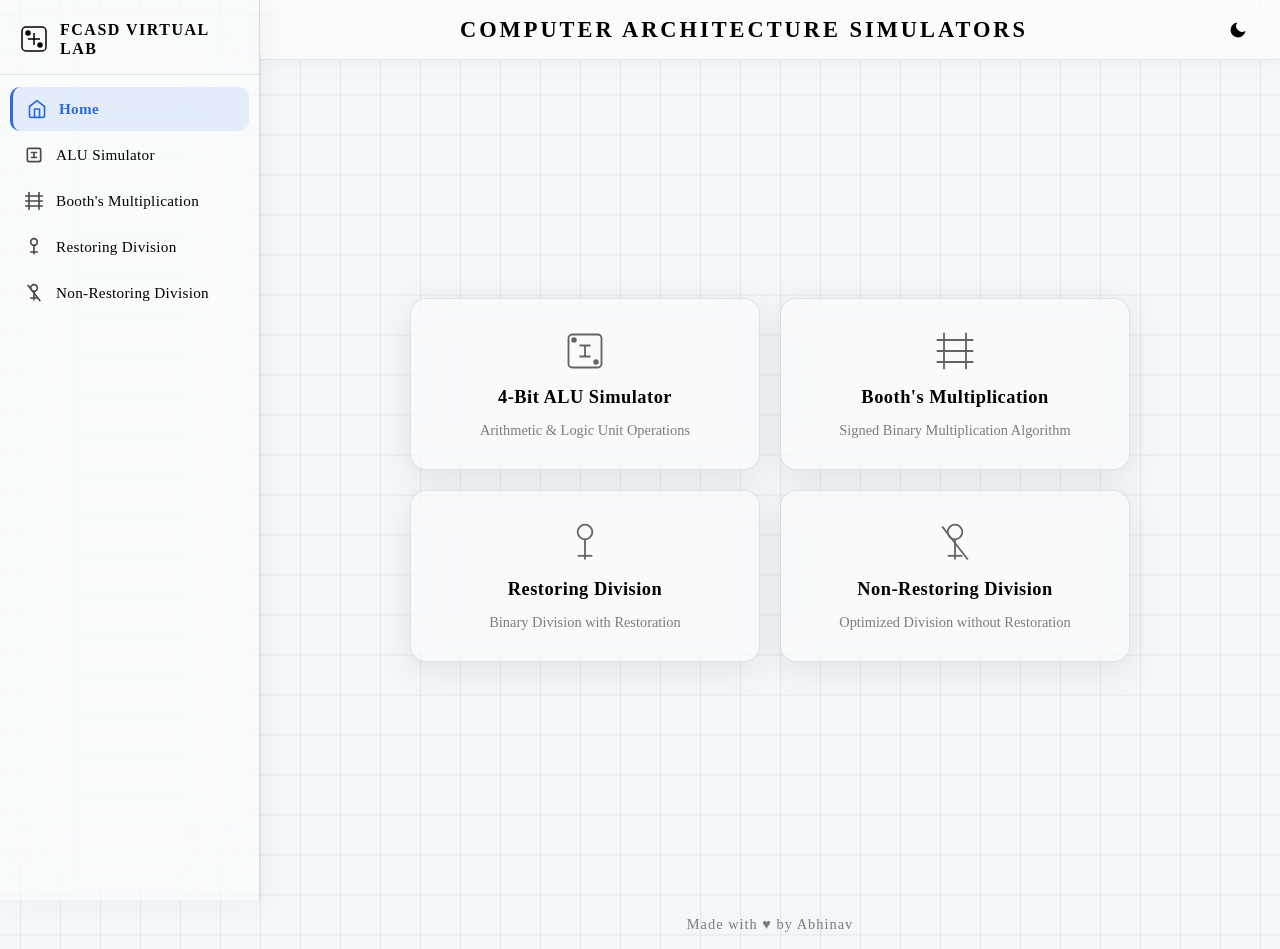
<file: index.html>
<!DOCTYPE html>
<html lang="en">

<head>
    <meta charset="UTF-8">
    <meta name="viewport" content="width=device-width, initial-scale=1.0">
    <title>Computer Architecture Simulators — Virtual Lab</title>
    <meta name="description" content="Interactive virtual laboratory for Computer Organization and Architecture. Explore ALU, Booth's Multiplication, Restoring and Non-Restoring Division algorithms through step-by-step simulators.">
    <link rel="stylesheet" href="shared.css">
</head>

<body>
    <!-- Sidebar Overlay (mobile) -->
    <div class="sidebar-overlay" id="sidebar-overlay"></div>

    <!-- Sidebar -->
    <nav class="sidebar" id="sidebar">
        <div class="sidebar-header">
            <svg class="sidebar-logo" viewBox="0 0 32 32" fill="none" stroke="currentColor" stroke-width="1.5">
                <rect x="4" y="4" width="24" height="24" rx="4" />
                <path d="M10 16h12M16 10v12" />
                <circle cx="10" cy="10" r="2" fill="currentColor" />
                <circle cx="22" cy="22" r="2" fill="currentColor" />
            </svg>
            <div class="sidebar-title">FCASD Virtual Lab</div>
        </div>
        <ul class="sidebar-nav">
            <li>
                <a href="index.html" class="active">
                    <svg viewBox="0 0 24 24" fill="none" stroke="currentColor" stroke-width="2" stroke-linecap="round" stroke-linejoin="round"><path d="M3 9l9-7 9 7v11a2 2 0 0 1-2 2H5a2 2 0 0 1-2-2z"/><polyline points="9 22 9 12 15 12 15 22"/></svg>
                    Home
                </a>
            </li>
            <li>
                <a href="4bit-alu.html">
                    <svg viewBox="0 0 24 24" fill="none" stroke="currentColor" stroke-width="2" stroke-linecap="round" stroke-linejoin="round"><rect x="4" y="4" width="16" height="16" rx="2"/><path d="M9 9h6M12 9v6M9 15h6"/></svg>
                    ALU Simulator
                </a>
            </li>
            <li>
                <a href="Booths-Multiplication/index.html">
                    <svg viewBox="0 0 24 24" fill="none" stroke="currentColor" stroke-width="2" stroke-linecap="round" stroke-linejoin="round"><path d="M6 2L6 22M18 2L18 22"/><path d="M2 12h20"/><path d="M2 6h20M2 18h20"/></svg>
                    Booth's Multiplication
                </a>
            </li>
            <li>
                <a href="Restoring-Division/index.html">
                    <svg viewBox="0 0 24 24" fill="none" stroke="currentColor" stroke-width="2" stroke-linecap="round" stroke-linejoin="round"><circle cx="12" cy="6" r="4"/><path d="M12 10v10"/><path d="M8 18h8"/></svg>
                    Restoring Division
                </a>
            </li>
            <li>
                <a href="Non-Restoring-Division/index.html">
                    <svg viewBox="0 0 24 24" fill="none" stroke="currentColor" stroke-width="2" stroke-linecap="round" stroke-linejoin="round"><circle cx="12" cy="6" r="4"/><path d="M12 10v10"/><path d="M8 18h8"/><path d="M5 3l14 18"/></svg>
                    Non-Restoring Division
                </a>
            </li>
        </ul>
    </nav>

    <!-- Main Content -->
    <main class="main-content" id="main-content">
        <header class="page-header">
            <button class="hamburger" id="hamburger" aria-label="Toggle Menu">
                <svg viewBox="0 0 24 24" fill="none" stroke="currentColor" stroke-width="2" stroke-linecap="round"><line x1="3" y1="6" x2="21" y2="6"/><line x1="3" y1="12" x2="21" y2="12"/><line x1="3" y1="18" x2="21" y2="18"/></svg>
            </button>
            <h1>Computer Architecture Simulators</h1>
            <button id="theme-toggle" class="theme-toggle-btn" aria-label="Toggle Theme" title="Toggle Dark/Light Mode">
                <svg viewBox="0 0 24 24" id="theme-icon">
                    <path d="M21 12.79A9 9 0 1 1 11.21 3 7 7 0 0 0 21 12.79z"></path>
                </svg>
            </button>
        </header>

        <div class="landing-content">
            <div class="landing-grid">
                <a href="4bit-alu.html" class="landing-card" id="card-alu">
                    <svg viewBox="0 0 48 48" fill="none" stroke="currentColor" stroke-width="2">
                        <rect x="6" y="6" width="36" height="36" rx="4"/>
                        <path d="M18 18h12M24 18v12M18 30h12"/>
                        <circle cx="12" cy="12" r="2" fill="currentColor"/>
                        <circle cx="36" cy="36" r="2" fill="currentColor"/>
                    </svg>
                    4-Bit ALU Simulator
                    <span>Arithmetic &amp; Logic Unit Operations</span>
                </a>
                <a href="Booths-Multiplication/index.html" class="landing-card" id="card-booth">
                    <svg viewBox="0 0 48 48" fill="none" stroke="currentColor" stroke-width="2">
                        <path d="M12 4v40M36 4v40"/>
                        <path d="M4 24h40"/>
                        <path d="M4 12h40M4 36h40"/>
                    </svg>
                    Booth's Multiplication
                    <span>Signed Binary Multiplication Algorithm</span>
                </a>
                <a href="Restoring-Division/index.html" class="landing-card" id="card-restoring">
                    <svg viewBox="0 0 48 48" fill="none" stroke="currentColor" stroke-width="2">
                        <circle cx="24" cy="12" r="8"/>
                        <path d="M24 20v22"/>
                        <path d="M16 38h16"/>
                    </svg>
                    Restoring Division
                    <span>Binary Division with Restoration</span>
                </a>
                <a href="Non-Restoring-Division/index.html" class="landing-card" id="card-nonrestoring">
                    <svg viewBox="0 0 48 48" fill="none" stroke="currentColor" stroke-width="2">
                        <circle cx="24" cy="12" r="8"/>
                        <path d="M24 20v22"/>
                        <path d="M16 38h16"/>
                        <path d="M10 6l28 36"/>
                    </svg>
                    Non-Restoring Division
                    <span>Optimized Division without Restoration</span>
                </a>
            </div>
        </div>

        <footer class="page-footer">
            Made with &hearts; by <a href="https://github.com/bombaleabhinav" target="_blank">Abhinav</a>
        </footer>
    </main>

    <script src="shared.js"></script>
</body>

</html>
</file>
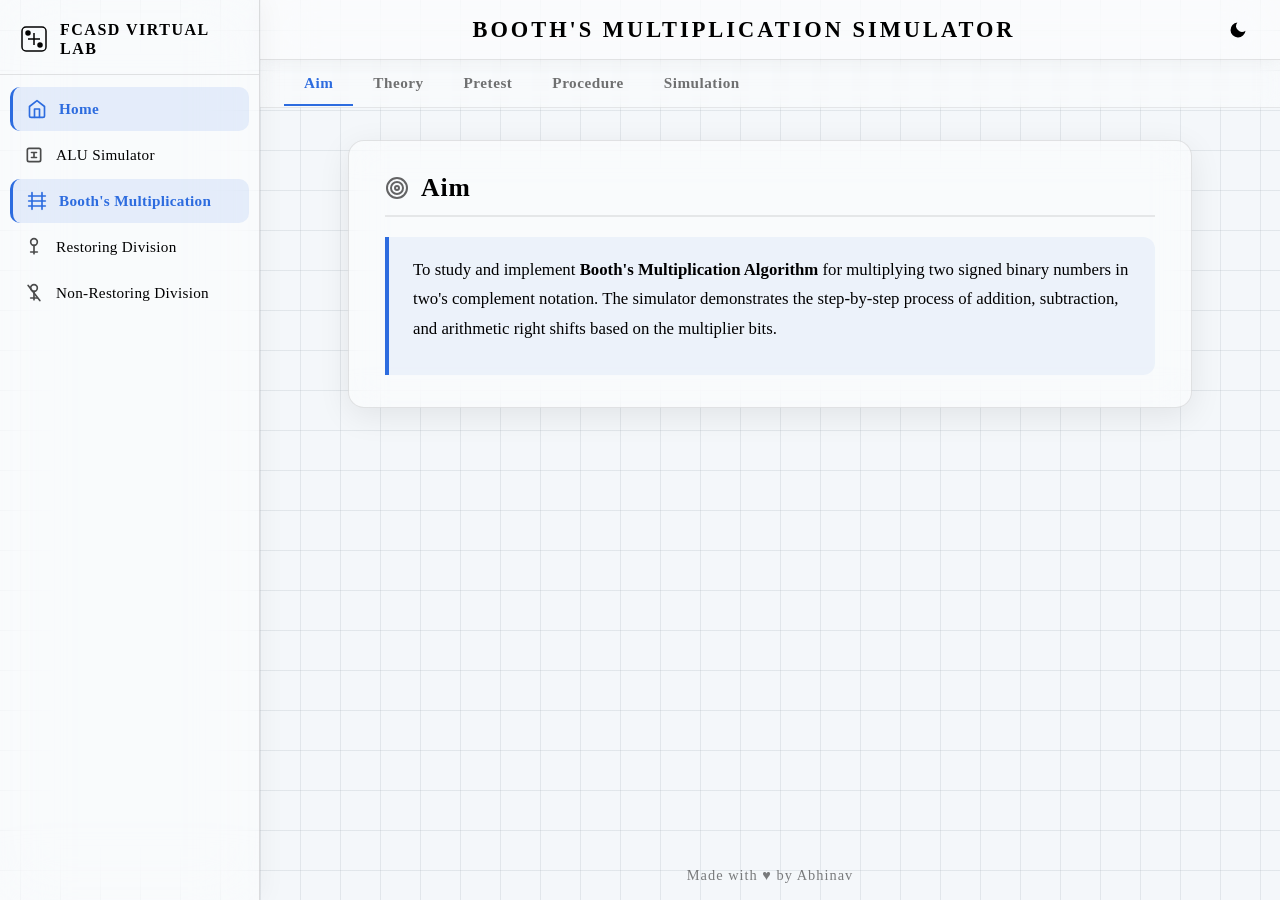
<file: Booths-Multiplication/index.html>
<!DOCTYPE html>
<html lang="en">

<head>
    <meta charset="UTF-8">
    <meta name="viewport" content="width=device-width, initial-scale=1.0">
    <title>Booth's Multiplication Simulator — Computer Architecture Virtual Lab</title>
    <meta name="description" content="Interactive simulator for Booth's Multiplication algorithm showing step-by-step signed binary multiplication.">
    <link rel="stylesheet" href="../shared.css">
    <link rel="stylesheet" href="style.css">
</head>

<body>
    <!-- Sidebar Overlay -->
    <div class="sidebar-overlay" id="sidebar-overlay"></div>

    <!-- Sidebar -->
    <nav class="sidebar" id="sidebar">
        <div class="sidebar-header">
            <svg class="sidebar-logo" viewBox="0 0 32 32" fill="none" stroke="currentColor" stroke-width="1.5">
                <rect x="4" y="4" width="24" height="24" rx="4" />
                <path d="M10 16h12M16 10v12" />
                <circle cx="10" cy="10" r="2" fill="currentColor" />
                <circle cx="22" cy="22" r="2" fill="currentColor" />
            </svg>
            <div class="sidebar-title">FCASD Virtual Lab</div>
        </div>
        <ul class="sidebar-nav">
            <li>
                <a href="../index.html">
                    <svg viewBox="0 0 24 24" fill="none" stroke="currentColor" stroke-width="2" stroke-linecap="round" stroke-linejoin="round"><path d="M3 9l9-7 9 7v11a2 2 0 0 1-2 2H5a2 2 0 0 1-2-2z"/><polyline points="9 22 9 12 15 12 15 22"/></svg>
                    Home
                </a>
            </li>
            <li>
                <a href="../4bit-alu.html">
                    <svg viewBox="0 0 24 24" fill="none" stroke="currentColor" stroke-width="2" stroke-linecap="round" stroke-linejoin="round"><rect x="4" y="4" width="16" height="16" rx="2"/><path d="M9 9h6M12 9v6M9 15h6"/></svg>
                    ALU Simulator
                </a>
            </li>
            <li>
                <a href="index.html">
                    <svg viewBox="0 0 24 24" fill="none" stroke="currentColor" stroke-width="2" stroke-linecap="round" stroke-linejoin="round"><path d="M6 2L6 22M18 2L18 22"/><path d="M2 12h20"/><path d="M2 6h20M2 18h20"/></svg>
                    Booth's Multiplication
                </a>
            </li>
            <li>
                <a href="../Restoring-Division/index.html">
                    <svg viewBox="0 0 24 24" fill="none" stroke="currentColor" stroke-width="2" stroke-linecap="round" stroke-linejoin="round"><circle cx="12" cy="6" r="4"/><path d="M12 10v10"/><path d="M8 18h8"/></svg>
                    Restoring Division
                </a>
            </li>
            <li>
                <a href="../Non-Restoring-Division/index.html">
                    <svg viewBox="0 0 24 24" fill="none" stroke="currentColor" stroke-width="2" stroke-linecap="round" stroke-linejoin="round"><circle cx="12" cy="6" r="4"/><path d="M12 10v10"/><path d="M8 18h8"/><path d="M5 3l14 18"/></svg>
                    Non-Restoring Division
                </a>
            </li>
        </ul>
    </nav>

    <!-- Main Content -->
    <main class="main-content" id="main-content">
        <header class="page-header">
            <button class="hamburger" id="hamburger" aria-label="Toggle Menu">
                <svg viewBox="0 0 24 24" fill="none" stroke="currentColor" stroke-width="2" stroke-linecap="round"><line x1="3" y1="6" x2="21" y2="6"/><line x1="3" y1="12" x2="21" y2="12"/><line x1="3" y1="18" x2="21" y2="18"/></svg>
            </button>
            <h1>Booth's Multiplication Simulator</h1>
            <button id="theme-toggle" class="theme-toggle-btn" aria-label="Toggle Theme" title="Toggle Dark/Light Mode">
                <svg viewBox="0 0 24 24" id="theme-icon">
                    <path d="M21 12.79A9 9 0 1 1 11.21 3 7 7 0 0 0 21 12.79z"></path>
                </svg>
            </button>
        </header>

        <!-- Tab Bar -->
        <div class="tab-bar">
            <button class="tab-btn active" data-tab="aim">Aim</button>
            <button class="tab-btn" data-tab="theory">Theory</button>
            <button class="tab-btn" data-tab="pretest">Pretest</button>
            <button class="tab-btn" data-tab="procedure">Procedure</button>
            <button class="tab-btn" data-tab="simulation">Simulation</button>
        </div>

        <!-- ==================== AIM ==================== -->
        <div class="tab-content active" id="tab-aim">
            <div class="section-content">
                <div class="section-card">
                    <h2>
                        <svg viewBox="0 0 24 24" fill="none" stroke="currentColor" stroke-width="2" stroke-linecap="round" stroke-linejoin="round"><circle cx="12" cy="12" r="10"/><circle cx="12" cy="12" r="6"/><circle cx="12" cy="12" r="2"/></svg>
                        Aim
                    </h2>
                    <div class="aim-box">
                        <p>To study and implement <strong>Booth's Multiplication Algorithm</strong> for multiplying two signed binary numbers in two's complement notation. The simulator demonstrates the step-by-step process of addition, subtraction, and arithmetic right shifts based on the multiplier bits.</p>
                    </div>
                </div>
            </div>
        </div>

        <!-- ==================== THEORY ==================== -->
        <div class="tab-content" id="tab-theory">
            <div class="section-content">
                <div class="section-card">
                    <h2>
                        <svg viewBox="0 0 24 24" fill="none" stroke="currentColor" stroke-width="2" stroke-linecap="round" stroke-linejoin="round"><path d="M2 3h6a4 4 0 0 1 4 4v14a3 3 0 0 0-3-3H2z"/><path d="M22 3h-6a4 4 0 0 0-4 4v14a3 3 0 0 1 3-3h7z"/></svg>
                        Theory
                    </h2>

                    <h3>What is Booth's Algorithm?</h3>
                    <p>Booth's multiplication algorithm is a multiplication algorithm that multiplies two signed binary numbers in two's complement notation. Invented by Andrew Donald Booth in 1950, it is widely used in computer architecture because it can handle both positive and negative numbers uniformly without requiring a sign-correction step at the end.</p>

                    <h3>How It Works</h3>
                    <p>The algorithm examines the multiplier bits in overlapping pairs. It looks at the current least significant bit (Q<sub>0</sub>) and the previous least significant bit (Q<sub>-1</sub>, initially 0). Depending on these two bits, an operation is performed on the Accumulator (A).</p>

                    <table class="theory-table">
                        <thead>
                            <tr>
                                <th>Q<sub>0</sub></th>
                                <th>Q<sub>-1</sub></th>
                                <th>Action</th>
                                <th>Reasoning</th>
                            </tr>
                        </thead>
                        <tbody>
                            <tr>
                                <td>0</td>
                                <td>0</td>
                                <td><strong>Arithmetic Right Shift (ARS) only</strong></td>
                                <td>Middle of a string of zeros</td>
                            </tr>
                            <tr>
                                <td>0</td>
                                <td>1</td>
                                <td><strong>A = A + M</strong>, then ARS</td>
                                <td>End of a string of ones</td>
                            </tr>
                            <tr>
                                <td>1</td>
                                <td>0</td>
                                <td><strong>A = A - M</strong>, then ARS</td>
                                <td>Beginning of a string of ones</td>
                            </tr>
                            <tr>
                                <td>1</td>
                                <td>1</td>
                                <td><strong>Arithmetic Right Shift (ARS) only</strong></td>
                                <td>Middle of a string of ones</td>
                            </tr>
                        </tbody>
                    </table>

                    <h3>Registers Used</h3>
                    <ul>
                        <li><strong>M (Multiplicand):</strong> Holds the multiplicand value.</li>
                        <li><strong>Q (Multiplier):</strong> Initially holds the multiplier. During the process, the product's lower half shifts into this register.</li>
                        <li><strong>A (Accumulator):</strong> Initialized to 0. Holds the upper half of the intermediate product.</li>
                        <li><strong>Q<sub>-1</sub>:</strong> A single flip-flop initialized to 0, holding the bit shifted out from Q<sub>0</sub>.</li>
                        <li><strong>Count:</strong> Counter initialized to the number of bits (n).</li>
                    </ul>

                    <h3>Arithmetic Right Shift (ARS)</h3>
                    <p>When shifting the A, Q, and Q<sub>-1</sub> registers to the right, the most significant bit (MSB) of A is preserved (duplicated) to maintain the sign of the number. This is crucial for handling negative numbers correctly.</p>

                    <h3>Worked Example: 3 × (-4)</h3>
                    <p>Let n = 4. M = 3 (0011). Q = -4 (1100). -M = -3 (1101).</p>
                    <table class="theory-table">
                        <thead>
                            <tr>
                                <th>Step</th>
                                <th>A</th>
                                <th>Q</th>
                                <th>Q<sub>-1</sub></th>
                                <th>M</th>
                                <th>Operation</th>
                            </tr>
                        </thead>
                        <tbody>
                            <tr>
                                <td>Initial</td>
                                <td>0000</td>
                                <td>1100</td>
                                <td>0</td>
                                <td>0011</td>
                                <td>Initialization</td>
                            </tr>
                            <tr>
                                <td>1</td>
                                <td>0000<br>0000</td>
                                <td>1100<br>0110</td>
                                <td>0<br>0</td>
                                <td>0011</td>
                                <td>Q<sub>0</sub>Q<sub>-1</sub>=00. Shift right.</td>
                            </tr>
                            <tr>
                                <td>2</td>
                                <td>0000<br>0000</td>
                                <td>0110<br>0011</td>
                                <td>0<br>0</td>
                                <td>0011</td>
                                <td>Q<sub>0</sub>Q<sub>-1</sub>=00. Shift right.</td>
                            </tr>
                            <tr>
                                <td>3</td>
                                <td>1101<br>1110</td>
                                <td>0011<br>1001</td>
                                <td>0<br>1</td>
                                <td>0011</td>
                                <td>Q<sub>0</sub>Q<sub>-1</sub>=10. A=A-M. Shift right.</td>
                            </tr>
                            <tr>
                                <td>4</td>
                                <td>1110<br>1111</td>
                                <td>1001<br>0100</td>
                                <td>1<br>1</td>
                                <td>0011</td>
                                <td>Q<sub>0</sub>Q<sub>-1</sub>=11. Shift right.</td>
                            </tr>
                        </tbody>
                    </table>
                    <p>Final Product = AQ = 11110100. In two's complement, this is -12, which is the correct answer.</p>

                    <h3>Advantages</h3>
                    <ul>
                        <li>Works for both positive and negative numbers without modifications.</li>
                        <li>Can be faster than standard shift-and-add algorithms if there are long runs of 1s or 0s in the multiplier (since it skips addition/subtraction in the middle of a run).</li>
                    </ul>
                </div>
            </div>
        </div>

        <!-- ==================== PRETEST ==================== -->
        <div class="tab-content" id="tab-pretest">
            <div class="section-content">
                <div class="section-card">
                    <h2>
                        <svg viewBox="0 0 24 24" fill="none" stroke="currentColor" stroke-width="2" stroke-linecap="round" stroke-linejoin="round"><path d="M9 11l3 3L22 4"/><path d="M21 12v7a2 2 0 0 1-2 2H5a2 2 0 0 1-2-2V5a2 2 0 0 1 2-2h11"/></svg>
                        Pretest
                    </h2>

                    <!-- Q1 -->
                    <div class="pretest-question">
                        <div class="q-number">Question 1</div>
                        <div class="q-text">What is the primary advantage of Booth's Algorithm over basic multiplication algorithms?</div>
                        <ul class="q-options">
                            <li>a) It uses fewer registers</li>
                            <li>b) It handles signed numbers natively without sign correction</li>
                            <li>c) It always takes exactly 1 clock cycle</li>
                            <li>d) It only works for positive numbers</li>
                        </ul>
                        <button class="answer-toggle">Show Answer <svg viewBox="0 0 24 24" fill="none" stroke="currentColor" stroke-width="2"><polyline points="6 9 12 15 18 9"/></svg></button>
                        <div class="answer-reveal"><strong>Answer: b)</strong> Booth's algorithm natively processes numbers in two's complement form, effectively handling both positive and negative operands correctly.</div>
                    </div>

                    <!-- Q2 -->
                    <div class="pretest-question">
                        <div class="q-number">Question 2</div>
                        <div class="q-text">In Booth's algorithm, what action is taken if Q<sub>0</sub> = 1 and Q<sub>-1</sub> = 0?</div>
                        <ul class="q-options">
                            <li>a) Arithmetic Right Shift only</li>
                            <li>b) Add Multiplicand (M) to Accumulator (A), then shift</li>
                            <li>c) Subtract Multiplicand (M) from Accumulator (A), then shift</li>
                            <li>d) Halt the operation</li>
                        </ul>
                        <button class="answer-toggle">Show Answer <svg viewBox="0 0 24 24" fill="none" stroke="currentColor" stroke-width="2"><polyline points="6 9 12 15 18 9"/></svg></button>
                        <div class="answer-reveal"><strong>Answer: c)</strong> The pattern 10 marks the beginning of a string of 1s in the multiplier. The algorithm dictates subtracting M from A, followed by an arithmetic right shift.</div>
                    </div>

                    <!-- Q3 -->
                    <div class="pretest-question">
                        <div class="q-number">Question 3</div>
                        <div class="q-text">What happens during an Arithmetic Right Shift (ARS)?</div>
                        <ul class="q-options">
                            <li>a) A 0 is always shifted into the most significant bit.</li>
                            <li>b) A 1 is always shifted into the most significant bit.</li>
                            <li>c) The most significant bit is discarded.</li>
                            <li>d) The sign bit (most significant bit) is preserved (duplicated).</li>
                        </ul>
                        <button class="answer-toggle">Show Answer <svg viewBox="0 0 24 24" fill="none" stroke="currentColor" stroke-width="2"><polyline points="6 9 12 15 18 9"/></svg></button>
                        <div class="answer-reveal"><strong>Answer: d)</strong> ARS preserves the sign of a two's complement number by duplicating the MSB as it shifts right.</div>
                    </div>

                    <!-- Q4 -->
                    <div class="pretest-question">
                        <div class="q-number">Question 4</div>
                        <div class="q-text">What is the initial value of the Q<sub>-1</sub> bit?</div>
                        <ul class="q-options">
                            <li>a) 0</li>
                            <li>b) 1</li>
                            <li>c) The MSB of the multiplier</li>
                            <li>d) The LSB of the multiplicand</li>
                        </ul>
                        <button class="answer-toggle">Show Answer <svg viewBox="0 0 24 24" fill="none" stroke="currentColor" stroke-width="2"><polyline points="6 9 12 15 18 9"/></svg></button>
                        <div class="answer-reveal"><strong>Answer: a)</strong> The algorithm always initializes the Q<sub>-1</sub> flip-flop to 0 before the first iteration.</div>
                    </div>

                    <!-- Q5 -->
                    <div class="pretest-question">
                        <div class="q-number">Question 5</div>
                        <div class="q-text">How many iterations does Booth's algorithm perform for multiplying two 4-bit numbers?</div>
                        <ul class="q-options">
                            <li>a) 3</li>
                            <li>b) 4</li>
                            <li>c) 8</li>
                            <li>d) 16</li>
                        </ul>
                        <button class="answer-toggle">Show Answer <svg viewBox="0 0 24 24" fill="none" stroke="currentColor" stroke-width="2"><polyline points="6 9 12 15 18 9"/></svg></button>
                        <div class="answer-reveal"><strong>Answer: b)</strong> The number of iterations equals the number of bits in the multiplier, which is 4 in this case.</div>
                    </div>

                    <!-- Q6 -->
                    <div class="pretest-question">
                        <div class="q-number">Question 6</div>
                        <div class="q-text">If the multiplier contains a long string of 1s (e.g., ...011110...), what makes Booth's algorithm efficient?</div>
                        <ul class="q-options">
                            <li>a) It turns it into a string of 0s</li>
                            <li>b) It only performs addition/subtraction at the boundaries of the 1s, and only shifts in the middle</li>
                            <li>c) It divides by 2</li>
                            <li>d) It ignores strings of 1s</li>
                        </ul>
                        <button class="answer-toggle">Show Answer <svg viewBox="0 0 24 24" fill="none" stroke="currentColor" stroke-width="2"><polyline points="6 9 12 15 18 9"/></svg></button>
                        <div class="answer-reveal"><strong>Answer: b)</strong> For a pattern like 11, Booth's algorithm only shifts (no add/sub). It performs a subtraction when the 1s start (10) and an addition when they end (01). This requires fewer ALU operations than shift-and-add for every 1.</div>
                    </div>

                    <!-- Q7 -->
                    <div class="pretest-question">
                        <div class="q-number">Question 7</div>
                        <div class="q-text">In a 4-bit implementation, how many bits wide is the final product?</div>
                        <ul class="q-options">
                            <li>a) 4 bits</li>
                            <li>b) 8 bits</li>
                            <li>c) 16 bits</li>
                            <li>d) 5 bits</li>
                        </ul>
                        <button class="answer-toggle">Show Answer <svg viewBox="0 0 24 24" fill="none" stroke="currentColor" stroke-width="2"><polyline points="6 9 12 15 18 9"/></svg></button>
                        <div class="answer-reveal"><strong>Answer: b)</strong> The product of two n-bit numbers requires 2n bits. In a 4-bit simulator, the 8-bit result is stored across the A and Q registers combined (AQ).</div>
                    </div>

                    <!-- Q8 -->
                    <div class="pretest-question">
                        <div class="q-number">Question 8</div>
                        <div class="q-text">What is the two's complement of -5 in 4 bits?</div>
                        <ul class="q-options">
                            <li>a) 0101</li>
                            <li>b) 1010</li>
                            <li>c) 1011</li>
                            <li>d) 1101</li>
                        </ul>
                        <button class="answer-toggle">Show Answer <svg viewBox="0 0 24 24" fill="none" stroke="currentColor" stroke-width="2"><polyline points="6 9 12 15 18 9"/></svg></button>
                        <div class="answer-reveal"><strong>Answer: c)</strong> +5 is 0101. Invert bits: 1010. Add 1: 1011.</div>
                    </div>
                </div>
            </div>
        </div>

        <!-- ==================== PROCEDURE ==================== -->
        <div class="tab-content" id="tab-procedure">
            <div class="section-content">
                <div class="section-card">
                    <h2>
                        <svg viewBox="0 0 24 24" fill="none" stroke="currentColor" stroke-width="2" stroke-linecap="round" stroke-linejoin="round"><path d="M14 2H6a2 2 0 0 0-2 2v16a2 2 0 0 0 2 2h12a2 2 0 0 0 2-2V8z"/><polyline points="14 2 14 8 20 8"/><line x1="16" y1="13" x2="8" y2="13"/><line x1="16" y1="17" x2="8" y2="17"/><polyline points="10 9 9 9 8 9"/></svg>
                        Procedure
                    </h2>
                    <p>Follow these steps to operate the Booth's Multiplication Simulator:</p>

                    <div class="procedure-step">
                        <div class="step-number">1</div>
                        <div class="step-text">Navigate to the <strong>Simulation</strong> tab to see the Booth multiplier datapath.</div>
                    </div>

                    <div class="procedure-step">
                        <div class="step-number">2</div>
                        <div class="step-text"><strong>Set Multiplicand (M):</strong> Click the bit buttons (M3, M2, M1, M0) to enter the 4-bit signed multiplicand. The decimal equivalent is shown in the HUD. Keep in mind that the leftmost bit (M3) is the sign bit.</div>
                    </div>

                    <div class="procedure-step">
                        <div class="step-number">3</div>
                        <div class="step-text"><strong>Set Multiplier (Q):</strong> Click the bit buttons (Q3, Q2, Q1, Q0) to enter the 4-bit signed multiplier.</div>
                    </div>

                    <div class="procedure-step">
                        <div class="step-number">4</div>
                        <div class="step-text"><strong>Run the Simulation:</strong> Click the "Multiply" button. The simulator will automatically calculate the result.</div>
                    </div>

                    <div class="procedure-step">
                        <div class="step-number">5</div>
                        <div class="step-text"><strong>Observe Iteration Steps:</strong> The Iteration Table on the right will populate with the 4 steps of the algorithm. Watch the values of A, Q, and Q<sub>-1</sub> change.</div>
                    </div>

                    <div class="procedure-step">
                        <div class="step-number">6</div>
                        <div class="step-text"><strong>Follow the Animation:</strong> The circuit diagram will visually highlight the active operation (Add, Subtract, or Shift) for each step in sequence. The active path pulses.</div>
                    </div>

                    <div class="procedure-step">
                        <div class="step-number">7</div>
                        <div class="step-text"><strong>Final Result:</strong> The final 8-bit product is formed by combining the A and Q registers (A3A2A1A0 Q3Q2Q1Q0) after 4 iterations. This is displayed at the bottom right.</div>
                    </div>
                </div>
            </div>
        </div>

        <!-- ==================== SIMULATION ==================== -->
        <div class="tab-content" id="tab-simulation">
            <div class="sim-viewport">
                <div class="container">
                    <div class="circuit-wrapper">
                        <div class="booth-enclosure">
                            <div class="block block-m-reg" id="block-m-reg">
                                <div class="pill-shape">M (Multiplicand)</div>
                                <div class="reg-bits" id="m-display">0000</div>
                            </div>
                            <div class="block block-addsub" id="block-addsub">
                                <div class="pill-shape">Adder / Subtractor</div>
                                <div class="reg-bits sub-label" id="addsub-op">Idle</div>
                            </div>
                            <div class="block block-a-reg" id="block-a-reg">
                                <div class="pill-shape">A (Accumulator)</div>
                                <div class="reg-bits" id="a-display">0000</div>
                            </div>
                            <div class="block block-q-reg" id="block-q-reg">
                                <div class="pill-shape">Q (Multiplier)</div>
                                <div class="reg-bits" id="q-display">0000</div>
                            </div>
                            <div class="block block-q1-reg" id="block-q1-reg">
                                <div class="pill-shape">Q<sub>-1</sub></div>
                                <div class="reg-bits" id="q1-display">0</div>
                            </div>
                            <div class="block block-shift" id="block-shift">
                                <div class="pill-shape">Arithmetic Right Shift</div>
                            </div>
                        </div>

                        <div class="input-group group-multiplicand">
                            <div class="input-group-label">Multiplicand (M)</div>
                        </div>
                        <div class="io-node in-m3"><span class="io-label">M3</span>
                            <div class="io-value toggle-btn" data-type="M" data-index="3">0</div>
                        </div>
                        <div class="io-node in-m2"><span class="io-label">M2</span>
                            <div class="io-value toggle-btn" data-type="M" data-index="2">0</div>
                        </div>
                        <div class="io-node in-m1"><span class="io-label">M1</span>
                            <div class="io-value toggle-btn" data-type="M" data-index="1">0</div>
                        </div>
                        <div class="io-node in-m0"><span class="io-label">M0</span>
                            <div class="io-value toggle-btn" data-type="M" data-index="0">0</div>
                        </div>

                        <div class="input-group group-multiplier">
                            <div class="input-group-label">Multiplier (Q)</div>
                        </div>
                        <div class="io-node in-q3"><span class="io-label">Q3</span>
                            <div class="io-value toggle-btn" data-type="Q" data-index="3">0</div>
                        </div>
                        <div class="io-node in-q2"><span class="io-label">Q2</span>
                            <div class="io-value toggle-btn" data-type="Q" data-index="2">0</div>
                        </div>
                        <div class="io-node in-q1"><span class="io-label">Q1</span>
                            <div class="io-value toggle-btn" data-type="Q" data-index="1">0</div>
                        </div>
                        <div class="io-node in-q0"><span class="io-label">Q0</span>
                            <div class="io-value toggle-btn" data-type="Q" data-index="0">0</div>
                        </div>

                        <button id="run-btn" class="run-btn">Multiply</button>
                    </div>

                    <div class="iteration-panel" id="iteration-panel">
                        <div class="panel-title">Booth's Iteration Steps</div>
                        <div class="table-scroll">
                            <table class="iteration-table" id="iteration-table">
                                <thead>
                                    <tr>
                                        <th>A</th>
                                        <th>Q</th>
                                        <th>Q<sub>-1</sub></th>
                                        <th>M</th>
                                        <th>Comment</th>
                                    </tr>
                                </thead>
                                <tbody id="iteration-tbody">
                                    <tr class="empty-row">
                                        <td colspan="5">Click "Multiply" to see iterations</td>
                                    </tr>
                                </tbody>
                            </table>
                        </div>
                        <div class="result-row" id="result-row">
                            <span>Final Product (AQ):</span>
                            <span id="product-binary">—</span>
                        </div>
                    </div>

                    <div class="hud">
                        <div class="hud-title">Current State</div>
                        <div class="hud-row"><span>M (Multiplicand):</span> <span id="val-m">0000 (0)</span></div>
                        <div class="hud-row"><span>Q (Multiplier):</span> <span id="val-q">0000 (0)</span></div>
                        <div class="hud-row" style="margin-top: 5px; border-top: 1px dotted #ccc; padding-top: 5px;">
                            <span>Product (Decimal):</span> <span id="val-res">0</span>
                        </div>
                        <div class="equation" id="val-eq">P = M × Q</div>
                    </div>
                </div>
            </div>
        </div>

        <footer class="page-footer">
            Made with &hearts; by <a href="https://github.com/bombaleabhinav" target="_blank">Abhinav</a>
        </footer>
    </main>

    <script src="../shared.js"></script>
    <script src="script.js"></script>
</body>

</html>
</file>
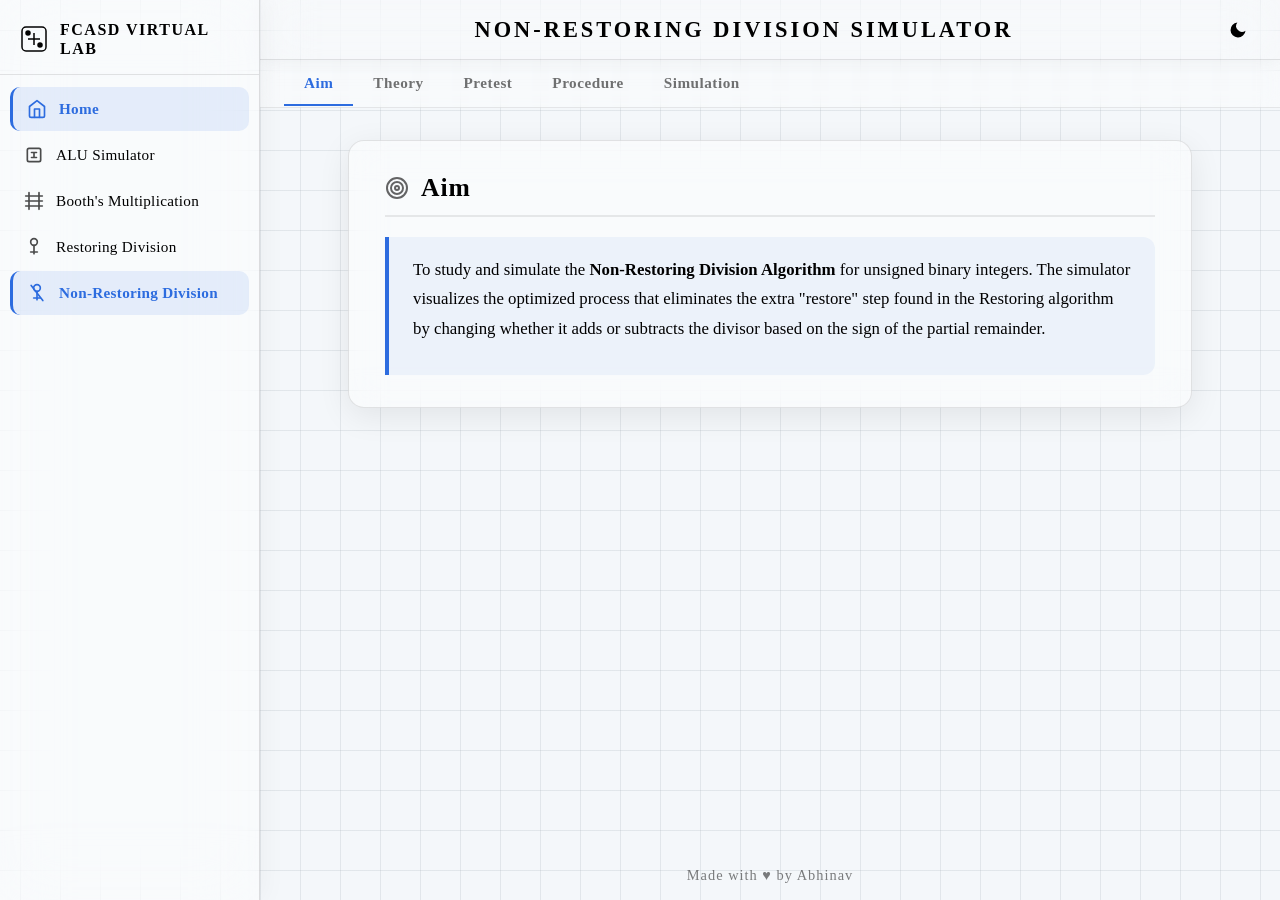
<file: Non-Restoring-Division/index.html>
<!DOCTYPE html>
<html lang="en">

<head>
    <meta charset="UTF-8">
    <meta name="viewport" content="width=device-width, initial-scale=1.0">
    <title>Non-Restoring Division Simulator — Computer Architecture Virtual Lab</title>
    <meta name="description" content="Interactive simulator for Non-Restoring Division algorithm showing step-by-step binary division.">
    <link rel="stylesheet" href="../shared.css">
    <link rel="stylesheet" href="../Booths-Multiplication/style.css">
    <style>
        .page-header { background: rgba(255, 255, 255, 0.25); }
        .booth-enclosure { width: 700px; height: 600px; left: 150px; top: 100px; }
        .block-m-reg { top: 30px; left: 200px; width: 300px; }
        .block-addsub { top: 180px; left: 200px; width: 300px; }
        .block-a-reg { top: 330px; left: 50px; width: 250px; }
        .block-q-reg { top: 330px; left: 350px; width: 250px; }
        .block-shift { top: 480px; left: 200px; width: 300px; }
        .iteration-table th, .iteration-table td { padding: 8px; text-align: center; }
        .iteration-panel { width: 550px; left: 900px; }
        .hud { left: 900px; width: 550px; bottom: 50px; }
    </style>
</head>

<body>
    <!-- Sidebar Overlay -->
    <div class="sidebar-overlay" id="sidebar-overlay"></div>

    <!-- Sidebar -->
    <nav class="sidebar" id="sidebar">
        <div class="sidebar-header">
            <svg class="sidebar-logo" viewBox="0 0 32 32" fill="none" stroke="currentColor" stroke-width="1.5">
                <rect x="4" y="4" width="24" height="24" rx="4" />
                <path d="M10 16h12M16 10v12" />
                <circle cx="10" cy="10" r="2" fill="currentColor" />
                <circle cx="22" cy="22" r="2" fill="currentColor" />
            </svg>
            <div class="sidebar-title">FCASD Virtual Lab</div>
        </div>
        <ul class="sidebar-nav">
            <li>
                <a href="../index.html">
                    <svg viewBox="0 0 24 24" fill="none" stroke="currentColor" stroke-width="2" stroke-linecap="round" stroke-linejoin="round"><path d="M3 9l9-7 9 7v11a2 2 0 0 1-2 2H5a2 2 0 0 1-2-2z"/><polyline points="9 22 9 12 15 12 15 22"/></svg>
                    Home
                </a>
            </li>
            <li>
                <a href="../4bit-alu.html">
                    <svg viewBox="0 0 24 24" fill="none" stroke="currentColor" stroke-width="2" stroke-linecap="round" stroke-linejoin="round"><rect x="4" y="4" width="16" height="16" rx="2"/><path d="M9 9h6M12 9v6M9 15h6"/></svg>
                    ALU Simulator
                </a>
            </li>
            <li>
                <a href="../Booths-Multiplication/index.html">
                    <svg viewBox="0 0 24 24" fill="none" stroke="currentColor" stroke-width="2" stroke-linecap="round" stroke-linejoin="round"><path d="M6 2L6 22M18 2L18 22"/><path d="M2 12h20"/><path d="M2 6h20M2 18h20"/></svg>
                    Booth's Multiplication
                </a>
            </li>
            <li>
                <a href="../Restoring-Division/index.html">
                    <svg viewBox="0 0 24 24" fill="none" stroke="currentColor" stroke-width="2" stroke-linecap="round" stroke-linejoin="round"><circle cx="12" cy="6" r="4"/><path d="M12 10v10"/><path d="M8 18h8"/></svg>
                    Restoring Division
                </a>
            </li>
            <li>
                <a href="index.html">
                    <svg viewBox="0 0 24 24" fill="none" stroke="currentColor" stroke-width="2" stroke-linecap="round" stroke-linejoin="round"><circle cx="12" cy="6" r="4"/><path d="M12 10v10"/><path d="M8 18h8"/><path d="M5 3l14 18"/></svg>
                    Non-Restoring Division
                </a>
            </li>
        </ul>
    </nav>

    <!-- Main Content -->
    <main class="main-content" id="main-content">
        <header class="page-header">
            <button class="hamburger" id="hamburger" aria-label="Toggle Menu">
                <svg viewBox="0 0 24 24" fill="none" stroke="currentColor" stroke-width="2" stroke-linecap="round"><line x1="3" y1="6" x2="21" y2="6"/><line x1="3" y1="12" x2="21" y2="12"/><line x1="3" y1="18" x2="21" y2="18"/></svg>
            </button>
            <h1>Non-Restoring Division Simulator</h1>
            <button id="theme-toggle" class="theme-toggle-btn" aria-label="Toggle Theme" title="Toggle Dark/Light Mode">
                <svg viewBox="0 0 24 24" id="theme-icon">
                    <path d="M21 12.79A9 9 0 1 1 11.21 3 7 7 0 0 0 21 12.79z"></path>
                </svg>
            </button>
        </header>

        <!-- Tab Bar -->
        <div class="tab-bar">
            <button class="tab-btn active" data-tab="aim">Aim</button>
            <button class="tab-btn" data-tab="theory">Theory</button>
            <button class="tab-btn" data-tab="pretest">Pretest</button>
            <button class="tab-btn" data-tab="procedure">Procedure</button>
            <button class="tab-btn" data-tab="simulation">Simulation</button>
        </div>

        <!-- ==================== AIM ==================== -->
        <div class="tab-content active" id="tab-aim">
            <div class="section-content">
                <div class="section-card">
                    <h2>
                        <svg viewBox="0 0 24 24" fill="none" stroke="currentColor" stroke-width="2" stroke-linecap="round" stroke-linejoin="round"><circle cx="12" cy="12" r="10"/><circle cx="12" cy="12" r="6"/><circle cx="12" cy="12" r="2"/></svg>
                        Aim
                    </h2>
                    <div class="aim-box">
                        <p>To study and simulate the <strong>Non-Restoring Division Algorithm</strong> for unsigned binary integers. The simulator visualizes the optimized process that eliminates the extra "restore" step found in the Restoring algorithm by changing whether it adds or subtracts the divisor based on the sign of the partial remainder.</p>
                    </div>
                </div>
            </div>
        </div>

        <!-- ==================== THEORY ==================== -->
        <div class="tab-content" id="tab-theory">
            <div class="section-content">
                <div class="section-card">
                    <h2>
                        <svg viewBox="0 0 24 24" fill="none" stroke="currentColor" stroke-width="2" stroke-linecap="round" stroke-linejoin="round"><path d="M2 3h6a4 4 0 0 1 4 4v14a3 3 0 0 0-3-3H2z"/><path d="M22 3h-6a4 4 0 0 0-4 4v14a3 3 0 0 1 3-3h7z"/></svg>
                        Theory
                    </h2>

                    <h3>Restoring vs. Non-Restoring</h3>
                    <p>In the <strong>Restoring Division</strong> algorithm, if subtracting the divisor yields a negative result, we "restore" the previous value by immediately adding the divisor back: <code>A = (A - M) + M</code>. Then, in the next iteration, we shift left and subtract M again: <code>A = 2A - M</code>.</p>
                    <p><strong>Non-Restoring Division</strong> optimizes this. Instead of restoring A and then doing <code>2A - M</code>, it simply leaves the negative result in A, shifts it left (which becomes <code>2(A - M) = 2A - 2M</code>), and then <strong>adds</strong> M in the next step: <code>2A - 2M + M = 2A - M</code>. Mathematically, the result is identical, but it saves one ALU operation per iteration!</p>

                    <h3>Registers Used</h3>
                    <ul>
                        <li><strong>M (Divisor):</strong> Holds the divisor (n bits).</li>
                        <li><strong>Q (Dividend / Quotient):</strong> Initially holds the dividend.</li>
                        <li><strong>A (Accumulator / Remainder):</strong> Initially 0. Holds the partial remainder.</li>
                        <li><strong>Count:</strong> Counter initialized to n.</li>
                    </ul>

                    <h3>The Algorithm Steps</h3>
                    <p>For an n-bit division, initialize A = 0, Q = Dividend, M = Divisor. Then repeat n times:</p>
                    <ol>
                        <li><strong>Check Sign of A:</strong>
                            <ul>
                                <li>If A &ge; 0 (Sign bit is 0): Shift Left AQ, then Subtract M (<strong>A = A - M</strong>).</li>
                                <li>If A &lt; 0 (Sign bit is 1): Shift Left AQ, then Add M (<strong>A = A + M</strong>).</li>
                            </ul>
                        </li>
                        <li><strong>Set Quotient Bit (Q<sub>0</sub>):</strong>
                            <ul>
                                <li>If new A &ge; 0 (Sign bit is 0): <strong>Q<sub>0</sub> = 1</strong>.</li>
                                <li>If new A &lt; 0 (Sign bit is 1): <strong>Q<sub>0</sub> = 0</strong>.</li>
                            </ul>
                        </li>
                        <li><strong>Decrement Count:</strong> Reduce count by 1.</li>
                    </ol>
                    <p><strong>Final Correction Step:</strong> After all n iterations, if A is negative (A < 0), we must restore A one final time to get the correct positive remainder: <strong>A = A + M</strong>.</p>

                    <h3>Worked Example: 7 ÷ 3</h3>
                    <p>Let n = 4. Dividend Q = 7 (0111). Divisor M = 3 (0011). A = 00000.</p>
                    <table class="theory-table">
                        <thead>
                            <tr>
                                <th>Step</th>
                                <th>A</th>
                                <th>Q</th>
                                <th>M</th>
                                <th>Operation</th>
                            </tr>
                        </thead>
                        <tbody>
                            <tr>
                                <td>Initial</td>
                                <td>00000</td>
                                <td>0111</td>
                                <td>00011</td>
                                <td>Initialization</td>
                            </tr>
                            <tr>
                                <td rowspan="2">1</td>
                                <td>00000</td>
                                <td>111_</td>
                                <td>00011</td>
                                <td>A≥0, Shift Left AQ, A = A - M</td>
                            </tr>
                            <tr>
                                <td>11101</td>
                                <td>1110</td>
                                <td>00011</td>
                                <td>New A<0, Q<sub>0</sub> = 0</td>
                            </tr>
                            <tr>
                                <td rowspan="2">2</td>
                                <td>11011</td>
                                <td>110_</td>
                                <td>00011</td>
                                <td>Old A<0, Shift Left AQ, A = A + M</td>
                            </tr>
                            <tr>
                                <td>11110</td>
                                <td>1100</td>
                                <td>00011</td>
                                <td>New A<0, Q<sub>0</sub> = 0</td>
                            </tr>
                            <tr>
                                <td rowspan="2">3</td>
                                <td>11101</td>
                                <td>100_</td>
                                <td>00011</td>
                                <td>Old A<0, Shift Left AQ, A = A + M</td>
                            </tr>
                            <tr>
                                <td>00000</td>
                                <td>1001</td>
                                <td>00011</td>
                                <td>New A≥0, Q<sub>0</sub> = 1</td>
                            </tr>
                            <tr>
                                <td rowspan="2">4</td>
                                <td>00001</td>
                                <td>001_</td>
                                <td>00011</td>
                                <td>Old A≥0, Shift Left AQ, A = A - M</td>
                            </tr>
                            <tr>
                                <td>11110</td>
                                <td>0010</td>
                                <td>00011</td>
                                <td>New A<0, Q<sub>0</sub> = 0</td>
                            </tr>
                            <tr>
                                <td>Correction</td>
                                <td>00001</td>
                                <td>0010</td>
                                <td>00011</td>
                                <td>Final A<0, Restore A (A = A + M)</td>
                            </tr>
                        </tbody>
                    </table>
                    <p>Final Result: Quotient (Q) = 0010 (2). Remainder (A) = 00001 (1). 7 ÷ 3 = 2 Remainder 1.</p>
                </div>
            </div>
        </div>

        <!-- ==================== PRETEST ==================== -->
        <div class="tab-content" id="tab-pretest">
            <div class="section-content">
                <div class="section-card">
                    <h2>
                        <svg viewBox="0 0 24 24" fill="none" stroke="currentColor" stroke-width="2" stroke-linecap="round" stroke-linejoin="round"><path d="M9 11l3 3L22 4"/><path d="M21 12v7a2 2 0 0 1-2 2H5a2 2 0 0 1-2-2V5a2 2 0 0 1 2-2h11"/></svg>
                        Pretest
                    </h2>

                    <div class="pretest-question">
                        <div class="q-number">Question 1</div>
                        <div class="q-text">What makes non-restoring division more efficient than restoring division?</div>
                        <ul class="q-options">
                            <li>a) It uses a faster clock cycle</li>
                            <li>b) It avoids the intermediate "restore" addition step during iterations</li>
                            <li>c) It multiplies instead of dividing</li>
                            <li>d) It processes two bits per cycle</li>
                        </ul>
                        <button class="answer-toggle">Show Answer <svg viewBox="0 0 24 24" fill="none" stroke="currentColor" stroke-width="2"><polyline points="6 9 12 15 18 9"/></svg></button>
                        <div class="answer-reveal"><strong>Answer: b)</strong> Non-restoring division eliminates the extra addition (restore) step by cleverly using an add operation in the next cycle if the current remainder is negative.</div>
                    </div>

                    <div class="pretest-question">
                        <div class="q-number">Question 2</div>
                        <div class="q-text">In non-restoring division, if the current A is negative (A < 0), what operation is performed after shifting?</div>
                        <ul class="q-options">
                            <li>a) A = A - M</li>
                            <li>b) A = A + M</li>
                            <li>c) A is shifted right</li>
                            <li>d) The process halts</li>
                        </ul>
                        <button class="answer-toggle">Show Answer <svg viewBox="0 0 24 24" fill="none" stroke="currentColor" stroke-width="2"><polyline points="6 9 12 15 18 9"/></svg></button>
                        <div class="answer-reveal"><strong>Answer: b)</strong> If A is negative, we add M (A = A + M) in the next step to implicitly "restore" the deficit from the previous over-subtraction.</div>
                    </div>

                    <div class="pretest-question">
                        <div class="q-number">Question 3</div>
                        <div class="q-text">If the current A is positive or zero (A ≥ 0), what operation is performed after shifting?</div>
                        <ul class="q-options">
                            <li>a) A = A - M</li>
                            <li>b) A = A + M</li>
                            <li>c) A = M - A</li>
                            <li>d) No operation is performed</li>
                        </ul>
                        <button class="answer-toggle">Show Answer <svg viewBox="0 0 24 24" fill="none" stroke="currentColor" stroke-width="2"><polyline points="6 9 12 15 18 9"/></svg></button>
                        <div class="answer-reveal"><strong>Answer: a)</strong> If A is positive, we proceed normally by subtracting the divisor (A = A - M).</div>
                    </div>

                    <div class="pretest-question">
                        <div class="q-number">Question 4</div>
                        <div class="q-text">At the end of the non-restoring division algorithm, what is the final correction step if A is negative?</div>
                        <ul class="q-options">
                            <li>a) A = A - M</li>
                            <li>b) A = A + M</li>
                            <li>c) Q = Q - 1</li>
                            <li>d) None; A is allowed to be negative</li>
                        </ul>
                        <button class="answer-toggle">Show Answer <svg viewBox="0 0 24 24" fill="none" stroke="currentColor" stroke-width="2"><polyline points="6 9 12 15 18 9"/></svg></button>
                        <div class="answer-reveal"><strong>Answer: b)</strong> Because the final remainder must be a positive number, if A ends up negative, we must perform a final restoration (A = A + M).</div>
                    </div>

                    <div class="pretest-question">
                        <div class="q-number">Question 5</div>
                        <div class="q-text">How is the quotient bit Q<sub>0</sub> set in each iteration?</div>
                        <ul class="q-options">
                            <li>a) Q<sub>0</sub> = 1 if the new A is positive, 0 if negative</li>
                            <li>b) Q<sub>0</sub> = 1 if the new A is negative, 0 if positive</li>
                            <li>c) It is always set to 1</li>
                            <li>d) It is derived from the carry out of the adder</li>
                        </ul>
                        <button class="answer-toggle">Show Answer <svg viewBox="0 0 24 24" fill="none" stroke="currentColor" stroke-width="2"><polyline points="6 9 12 15 18 9"/></svg></button>
                        <div class="answer-reveal"><strong>Answer: a)</strong> Regardless of whether we added or subtracted, we look at the resulting A. If A ≥ 0, Q<sub>0</sub> = 1. If A < 0, Q<sub>0</sub> = 0.</div>
                    </div>
                </div>
            </div>
        </div>

        <!-- ==================== PROCEDURE ==================== -->
        <div class="tab-content" id="tab-procedure">
            <div class="section-content">
                <div class="section-card">
                    <h2>
                        <svg viewBox="0 0 24 24" fill="none" stroke="currentColor" stroke-width="2" stroke-linecap="round" stroke-linejoin="round"><path d="M14 2H6a2 2 0 0 0-2 2v16a2 2 0 0 0 2 2h12a2 2 0 0 0 2-2V8z"/><polyline points="14 2 14 8 20 8"/><line x1="16" y1="13" x2="8" y2="13"/><line x1="16" y1="17" x2="8" y2="17"/><polyline points="10 9 9 9 8 9"/></svg>
                        Procedure
                    </h2>
                    <p>Follow these steps to operate the Non-Restoring Division Simulator:</p>

                    <div class="procedure-step">
                        <div class="step-number">1</div>
                        <div class="step-text">Navigate to the <strong>Simulation</strong> tab to access the non-restoring division datapath.</div>
                    </div>

                    <div class="procedure-step">
                        <div class="step-number">2</div>
                        <div class="step-text"><strong>Set Divisor (M):</strong> Click the bit buttons (M3–M0) to enter the 4-bit unsigned divisor. Ensure it is not zero.</div>
                    </div>

                    <div class="procedure-step">
                        <div class="step-number">3</div>
                        <div class="step-text"><strong>Set Dividend (Q):</strong> Click the bit buttons (Q3–Q0) to enter the 4-bit unsigned dividend.</div>
                    </div>

                    <div class="procedure-step">
                        <div class="step-number">4</div>
                        <div class="step-text"><strong>Run the Simulation:</strong> Click the "Divide" button.</div>
                    </div>

                    <div class="procedure-step">
                        <div class="step-number">5</div>
                        <div class="step-text"><strong>Observe Iteration Steps:</strong> Watch the Iteration Table. Notice that each step has a Left Shift followed immediately by either A = A - M or A = A + M. The standalone "Restore A" step is gone.</div>
                    </div>

                    <div class="procedure-step">
                        <div class="step-number">6</div>
                        <div class="step-text"><strong>Check the Correction Step:</strong> Look closely at the end of the simulation. If the final A value in the iteration table was negative, you will see an extra "Final Restore" step added to correct the remainder.</div>
                    </div>
                </div>
            </div>
        </div>

        <!-- ==================== SIMULATION ==================== -->
        <div class="tab-content" id="tab-simulation">
            <div class="sim-viewport">
                <div class="container">
                    <div class="circuit-wrapper">
                        <div class="booth-enclosure">
                            <div class="block block-m-reg" id="block-m-reg">
                                <div class="pill-shape">M (Divisor)</div>
                                <div class="reg-bits" id="m-display">00000</div>
                            </div>
                            <div class="block block-addsub" id="block-addsub">
                                <div class="pill-shape">Adder / Subtractor</div>
                                <div class="reg-bits sub-label" id="addsub-op">Idle</div>
                            </div>
                            <div class="block block-a-reg" id="block-a-reg">
                                <div class="pill-shape">A (Accumulator)</div>
                                <div class="reg-bits" id="a-display">00000</div>
                            </div>
                            <div class="block block-q-reg" id="block-q-reg">
                                <div class="pill-shape">Q (Dividend/Quotient)</div>
                                <div class="reg-bits" id="q-display">0000</div>
                            </div>
                            <div class="block block-shift" id="block-shift">
                                <div class="pill-shape">Shift Left AQ</div>
                            </div>
                        </div>

                        <div class="input-group group-multiplicand">
                            <div class="input-group-label">Divisor (M)</div>
                        </div>
                        <div class="io-node in-m3"><span class="io-label">M3</span>
                            <div class="io-value toggle-btn" data-type="M" data-index="3">0</div>
                        </div>
                        <div class="io-node in-m2"><span class="io-label">M2</span>
                            <div class="io-value toggle-btn" data-type="M" data-index="2">0</div>
                        </div>
                        <div class="io-node in-m1"><span class="io-label">M1</span>
                            <div class="io-value toggle-btn" data-type="M" data-index="1">0</div>
                        </div>
                        <div class="io-node in-m0"><span class="io-label">M0</span>
                            <div class="io-value toggle-btn" data-type="M" data-index="0">0</div>
                        </div>

                        <div class="input-group group-multiplier">
                            <div class="input-group-label">Dividend (Q)</div>
                        </div>
                        <div class="io-node in-q3"><span class="io-label">Q3</span>
                            <div class="io-value toggle-btn" data-type="Q" data-index="3">0</div>
                        </div>
                        <div class="io-node in-q2"><span class="io-label">Q2</span>
                            <div class="io-value toggle-btn" data-type="Q" data-index="2">0</div>
                        </div>
                        <div class="io-node in-q1"><span class="io-label">Q1</span>
                            <div class="io-value toggle-btn" data-type="Q" data-index="1">0</div>
                        </div>
                        <div class="io-node in-q0"><span class="io-label">Q0</span>
                            <div class="io-value toggle-btn" data-type="Q" data-index="0">0</div>
                        </div>

                        <button id="run-btn" class="run-btn" style="bottom: -50px;">Divide</button>
                    </div>

                    <div class="iteration-panel" id="iteration-panel">
                        <div class="panel-title">Non-Restoring Division Iteration Steps</div>
                        <div class="table-scroll">
                            <table class="iteration-table" id="iteration-table">
                                <thead>
                                    <tr>
                                        <th>N</th>
                                        <th>M</th>
                                        <th>A</th>
                                        <th>Q</th>
                                        <th>Comment</th>
                                    </tr>
                                </thead>
                                <tbody id="iteration-tbody">
                                    <tr class="empty-row">
                                        <td colspan="5">Click "Divide" to see iterations</td>
                                    </tr>
                                </tbody>
                            </table>
                        </div>
                        <div class="result-row" id="result-row">
                            <span>Result:</span>
                            <span id="product-binary">Q: —, A: —</span>
                        </div>
                    </div>

                    <div class="hud">
                        <div class="hud-title">Current State</div>
                        <div class="hud-row"><span>M (Divisor):</span> <span id="val-m">0000 (0)</span></div>
                        <div class="hud-row"><span>Q (Dividend):</span> <span id="val-q">0000 (0)</span></div>
                        <div class="hud-row" style="margin-top: 5px; border-top: 1px dotted #ccc; padding-top: 5px;">
                            <span>Quotient (Q):</span> <span id="val-quotient">0000 (0)</span>
                        </div>
                        <div class="hud-row">
                            <span>Remainder (A):</span> <span id="val-remainder">00000 (0)</span>
                        </div>
                        <div class="equation" id="val-eq">Q ÷ M = 0 R 0</div>
                    </div>
                </div>
            </div>
        </div>

        <footer class="page-footer">
            Made with &hearts; by <a href="https://github.com/bombaleabhinav" target="_blank">Abhinav</a>
        </footer>
    </main>

    <script src="../shared.js"></script>
    <script src="script.js"></script>
</body>

</html>
</file>
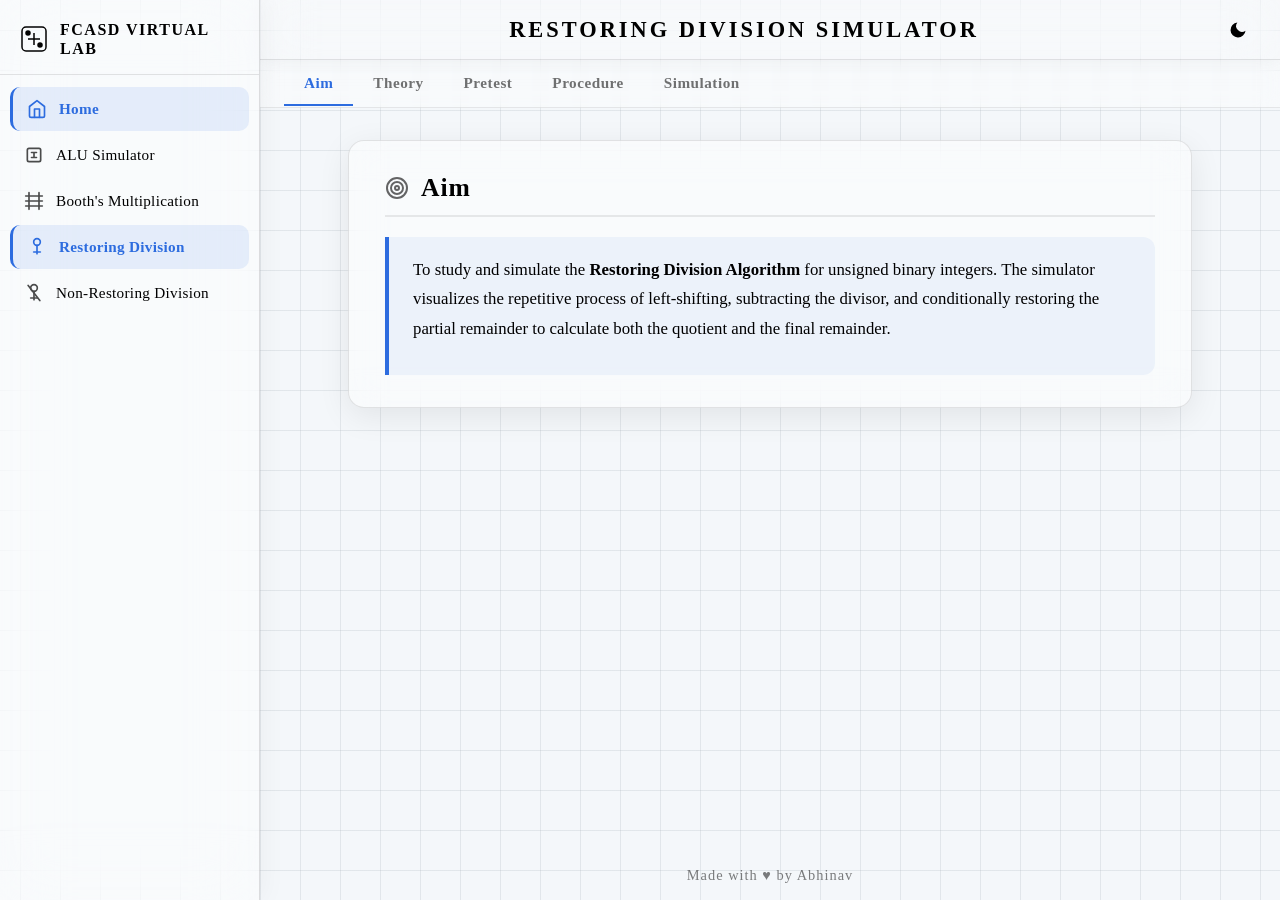
<file: Restoring-Division/index.html>
<!DOCTYPE html>
<html lang="en">

<head>
    <meta charset="UTF-8">
    <meta name="viewport" content="width=device-width, initial-scale=1.0">
    <title>Restoring Division Simulator — Computer Architecture Virtual Lab</title>
    <meta name="description" content="Interactive simulator for Restoring Division algorithm showing step-by-step binary division.">
    <link rel="stylesheet" href="../shared.css">
    <link rel="stylesheet" href="../Booths-Multiplication/style.css">
    <style>
        .page-header { background: rgba(255, 255, 255, 0.25); }
        .booth-enclosure { width: 700px; height: 600px; left: 150px; top: 100px; }
        .block-m-reg { top: 30px; left: 200px; width: 300px; }
        .block-addsub { top: 180px; left: 200px; width: 300px; }
        .block-a-reg { top: 330px; left: 50px; width: 250px; }
        .block-q-reg { top: 330px; left: 350px; width: 250px; }
        .block-shift { top: 480px; left: 200px; width: 300px; }
        .iteration-table th, .iteration-table td { padding: 8px; text-align: center; }
        .iteration-panel { width: 550px; left: 900px; }
        .hud { left: 900px; width: 550px; bottom: 50px; }
    </style>
</head>

<body>
    <!-- Sidebar Overlay -->
    <div class="sidebar-overlay" id="sidebar-overlay"></div>

    <!-- Sidebar -->
    <nav class="sidebar" id="sidebar">
        <div class="sidebar-header">
            <svg class="sidebar-logo" viewBox="0 0 32 32" fill="none" stroke="currentColor" stroke-width="1.5">
                <rect x="4" y="4" width="24" height="24" rx="4" />
                <path d="M10 16h12M16 10v12" />
                <circle cx="10" cy="10" r="2" fill="currentColor" />
                <circle cx="22" cy="22" r="2" fill="currentColor" />
            </svg>
            <div class="sidebar-title">FCASD Virtual Lab</div>
        </div>
        <ul class="sidebar-nav">
            <li>
                <a href="../index.html">
                    <svg viewBox="0 0 24 24" fill="none" stroke="currentColor" stroke-width="2" stroke-linecap="round" stroke-linejoin="round"><path d="M3 9l9-7 9 7v11a2 2 0 0 1-2 2H5a2 2 0 0 1-2-2z"/><polyline points="9 22 9 12 15 12 15 22"/></svg>
                    Home
                </a>
            </li>
            <li>
                <a href="../4bit-alu.html">
                    <svg viewBox="0 0 24 24" fill="none" stroke="currentColor" stroke-width="2" stroke-linecap="round" stroke-linejoin="round"><rect x="4" y="4" width="16" height="16" rx="2"/><path d="M9 9h6M12 9v6M9 15h6"/></svg>
                    ALU Simulator
                </a>
            </li>
            <li>
                <a href="../Booths-Multiplication/index.html">
                    <svg viewBox="0 0 24 24" fill="none" stroke="currentColor" stroke-width="2" stroke-linecap="round" stroke-linejoin="round"><path d="M6 2L6 22M18 2L18 22"/><path d="M2 12h20"/><path d="M2 6h20M2 18h20"/></svg>
                    Booth's Multiplication
                </a>
            </li>
            <li>
                <a href="index.html">
                    <svg viewBox="0 0 24 24" fill="none" stroke="currentColor" stroke-width="2" stroke-linecap="round" stroke-linejoin="round"><circle cx="12" cy="6" r="4"/><path d="M12 10v10"/><path d="M8 18h8"/></svg>
                    Restoring Division
                </a>
            </li>
            <li>
                <a href="../Non-Restoring-Division/index.html">
                    <svg viewBox="0 0 24 24" fill="none" stroke="currentColor" stroke-width="2" stroke-linecap="round" stroke-linejoin="round"><circle cx="12" cy="6" r="4"/><path d="M12 10v10"/><path d="M8 18h8"/><path d="M5 3l14 18"/></svg>
                    Non-Restoring Division
                </a>
            </li>
        </ul>
    </nav>

    <!-- Main Content -->
    <main class="main-content" id="main-content">
        <header class="page-header">
            <button class="hamburger" id="hamburger" aria-label="Toggle Menu">
                <svg viewBox="0 0 24 24" fill="none" stroke="currentColor" stroke-width="2" stroke-linecap="round"><line x1="3" y1="6" x2="21" y2="6"/><line x1="3" y1="12" x2="21" y2="12"/><line x1="3" y1="18" x2="21" y2="18"/></svg>
            </button>
            <h1>Restoring Division Simulator</h1>
            <button id="theme-toggle" class="theme-toggle-btn" aria-label="Toggle Theme" title="Toggle Dark/Light Mode">
                <svg viewBox="0 0 24 24" id="theme-icon">
                    <path d="M21 12.79A9 9 0 1 1 11.21 3 7 7 0 0 0 21 12.79z"></path>
                </svg>
            </button>
        </header>

        <!-- Tab Bar -->
        <div class="tab-bar">
            <button class="tab-btn active" data-tab="aim">Aim</button>
            <button class="tab-btn" data-tab="theory">Theory</button>
            <button class="tab-btn" data-tab="pretest">Pretest</button>
            <button class="tab-btn" data-tab="procedure">Procedure</button>
            <button class="tab-btn" data-tab="simulation">Simulation</button>
        </div>

        <!-- ==================== AIM ==================== -->
        <div class="tab-content active" id="tab-aim">
            <div class="section-content">
                <div class="section-card">
                    <h2>
                        <svg viewBox="0 0 24 24" fill="none" stroke="currentColor" stroke-width="2" stroke-linecap="round" stroke-linejoin="round"><circle cx="12" cy="12" r="10"/><circle cx="12" cy="12" r="6"/><circle cx="12" cy="12" r="2"/></svg>
                        Aim
                    </h2>
                    <div class="aim-box">
                        <p>To study and simulate the <strong>Restoring Division Algorithm</strong> for unsigned binary integers. The simulator visualizes the repetitive process of left-shifting, subtracting the divisor, and conditionally restoring the partial remainder to calculate both the quotient and the final remainder.</p>
                    </div>
                </div>
            </div>
        </div>

        <!-- ==================== THEORY ==================== -->
        <div class="tab-content" id="tab-theory">
            <div class="section-content">
                <div class="section-card">
                    <h2>
                        <svg viewBox="0 0 24 24" fill="none" stroke="currentColor" stroke-width="2" stroke-linecap="round" stroke-linejoin="round"><path d="M2 3h6a4 4 0 0 1 4 4v14a3 3 0 0 0-3-3H2z"/><path d="M22 3h-6a4 4 0 0 0-4 4v14a3 3 0 0 1 3-3h7z"/></svg>
                        Theory
                    </h2>

                    <h3>What is Restoring Division?</h3>
                    <p>Restoring division is an algorithm used in digital logic to divide two unsigned binary numbers. It mimics the traditional "paper-and-pencil" long division method but relies strictly on shifts, subtractions, and additions. It is called "restoring" because if a subtraction results in a negative partial remainder, the algorithm "restores" the previous remainder by adding the divisor back.</p>

                    <h3>Registers Used</h3>
                    <ul>
                        <li><strong>M (Divisor):</strong> Holds the divisor (n bits).</li>
                        <li><strong>Q (Dividend / Quotient):</strong> Initially holds the dividend. During execution, it gradually accumulates the quotient bits.</li>
                        <li><strong>A (Accumulator / Remainder):</strong> Initially 0. Holds the partial remainder during division and the final remainder at the end.</li>
                        <li><strong>Count:</strong> Counter initialized to n (the number of bits in Q).</li>
                    </ul>

                    <h3>The Algorithm Steps</h3>
                    <p>For an n-bit division, perform the following steps n times:</p>
                    <ol>
                        <li><strong>Shift Left AQ:</strong> Shift the combined A and Q registers left by 1 bit.</li>
                        <li><strong>Subtract:</strong> A = A - M (using two's complement addition: A = A + M' + 1).</li>
                        <li><strong>Check Sign of A:</strong>
                            <ul>
                                <li><strong>If A &lt; 0 (Sign bit is 1):</strong> The subtraction was invalid (we tried to subtract a divisor larger than the current partial remainder). Set the quotient bit <strong>Q<sub>0</sub> = 0</strong>, and <strong>Restore A</strong> by adding M back (A = A + M).</li>
                                <li><strong>If A &ge; 0 (Sign bit is 0):</strong> The subtraction was valid. Set the quotient bit <strong>Q<sub>0</sub> = 1</strong>. (No restoration needed).</li>
                            </ul>
                        </li>
                        <li><strong>Decrement Count:</strong> Reduce count by 1. If Count > 0, repeat from Step 1.</li>
                    </ol>

                    <h3>Worked Example: 7 ÷ 3</h3>
                    <p>Let n = 4. Dividend Q = 7 (0111). Divisor M = 3 (0011). A = 00000.</p>
                    <table class="theory-table">
                        <thead>
                            <tr>
                                <th>Step</th>
                                <th>A</th>
                                <th>Q</th>
                                <th>M</th>
                                <th>Operation</th>
                            </tr>
                        </thead>
                        <tbody>
                            <tr>
                                <td>Initial</td>
                                <td>00000</td>
                                <td>0111</td>
                                <td>00011</td>
                                <td>Initialization</td>
                            </tr>
                            <tr>
                                <td rowspan="3">1</td>
                                <td>00000</td>
                                <td>111_</td>
                                <td>00011</td>
                                <td>Shift Left AQ</td>
                            </tr>
                            <tr>
                                <td>11101</td>
                                <td>111_</td>
                                <td>00011</td>
                                <td>A = A - M (Result < 0)</td>
                            </tr>
                            <tr>
                                <td>00000</td>
                                <td>1110</td>
                                <td>00011</td>
                                <td>Restore A (A = A + M), Q<sub>0</sub> = 0</td>
                            </tr>
                            <tr>
                                <td rowspan="3">2</td>
                                <td>00001</td>
                                <td>110_</td>
                                <td>00011</td>
                                <td>Shift Left AQ</td>
                            </tr>
                            <tr>
                                <td>11110</td>
                                <td>110_</td>
                                <td>00011</td>
                                <td>A = A - M (Result < 0)</td>
                            </tr>
                            <tr>
                                <td>00001</td>
                                <td>1100</td>
                                <td>00011</td>
                                <td>Restore A (A = A + M), Q<sub>0</sub> = 0</td>
                            </tr>
                            <tr>
                                <td rowspan="3">3</td>
                                <td>00011</td>
                                <td>100_</td>
                                <td>00011</td>
                                <td>Shift Left AQ</td>
                            </tr>
                            <tr>
                                <td>00000</td>
                                <td>100_</td>
                                <td>00011</td>
                                <td>A = A - M (Result ≥ 0)</td>
                            </tr>
                            <tr>
                                <td>00000</td>
                                <td>1001</td>
                                <td>00011</td>
                                <td>No Restore, Q<sub>0</sub> = 1</td>
                            </tr>
                            <tr>
                                <td rowspan="3">4</td>
                                <td>00001</td>
                                <td>001_</td>
                                <td>00011</td>
                                <td>Shift Left AQ</td>
                            </tr>
                            <tr>
                                <td>11110</td>
                                <td>001_</td>
                                <td>00011</td>
                                <td>A = A - M (Result < 0)</td>
                            </tr>
                            <tr>
                                <td>00001</td>
                                <td>0010</td>
                                <td>00011</td>
                                <td>Restore A (A = A + M), Q<sub>0</sub> = 0</td>
                            </tr>
                        </tbody>
                    </table>
                    <p>Final Result: Quotient (Q) = 0010 (2). Remainder (A) = 00001 (1). 7 ÷ 3 = 2 Remainder 1.</p>
                </div>
            </div>
        </div>

        <!-- ==================== PRETEST ==================== -->
        <div class="tab-content" id="tab-pretest">
            <div class="section-content">
                <div class="section-card">
                    <h2>
                        <svg viewBox="0 0 24 24" fill="none" stroke="currentColor" stroke-width="2" stroke-linecap="round" stroke-linejoin="round"><path d="M9 11l3 3L22 4"/><path d="M21 12v7a2 2 0 0 1-2 2H5a2 2 0 0 1-2-2V5a2 2 0 0 1 2-2h11"/></svg>
                        Pretest
                    </h2>

                    <div class="pretest-question">
                        <div class="q-number">Question 1</div>
                        <div class="q-text">In restoring division, what does it mean to "restore" A?</div>
                        <ul class="q-options">
                            <li>a) Setting A to zero</li>
                            <li>b) Adding the divisor (M) back to A</li>
                            <li>c) Shifting A to the right</li>
                            <li>d) Inverting all bits in A</li>
                        </ul>
                        <button class="answer-toggle">Show Answer <svg viewBox="0 0 24 24" fill="none" stroke="currentColor" stroke-width="2"><polyline points="6 9 12 15 18 9"/></svg></button>
                        <div class="answer-reveal"><strong>Answer: b)</strong> If A - M is negative, we "restore" the previous value of A by doing A + M.</div>
                    </div>

                    <div class="pretest-question">
                        <div class="q-number">Question 2</div>
                        <div class="q-text">When is the restoration step performed?</div>
                        <ul class="q-options">
                            <li>a) Only on the last iteration</li>
                            <li>b) Whenever A >= 0 after subtraction</li>
                            <li>c) Whenever A < 0 after subtraction</li>
                            <li>d) Before shifting AQ</li>
                        </ul>
                        <button class="answer-toggle">Show Answer <svg viewBox="0 0 24 24" fill="none" stroke="currentColor" stroke-width="2"><polyline points="6 9 12 15 18 9"/></svg></button>
                        <div class="answer-reveal"><strong>Answer: c)</strong> The restore step (A = A + M) happens when the result of A - M is negative, indicating the divisor is larger than the partial remainder.</div>
                    </div>

                    <div class="pretest-question">
                        <div class="q-number">Question 3</div>
                        <div class="q-text">What determines the value of the quotient bit Q<sub>0</sub> in each iteration?</div>
                        <ul class="q-options">
                            <li>a) The sign bit of A after subtraction</li>
                            <li>b) The LSB of the divisor M</li>
                            <li>c) Whether the counter is even or odd</li>
                            <li>d) The sign bit of Q</li>
                        </ul>
                        <button class="answer-toggle">Show Answer <svg viewBox="0 0 24 24" fill="none" stroke="currentColor" stroke-width="2"><polyline points="6 9 12 15 18 9"/></svg></button>
                        <div class="answer-reveal"><strong>Answer: a)</strong> If A < 0 (sign bit is 1), Q<sub>0</sub> is set to 0. If A >= 0 (sign bit is 0), Q<sub>0</sub> is set to 1.</div>
                    </div>

                    <div class="pretest-question">
                        <div class="q-number">Question 4</div>
                        <div class="q-text">What registers hold the final quotient and remainder, respectively?</div>
                        <ul class="q-options">
                            <li>a) A holds Quotient, Q holds Remainder</li>
                            <li>b) Q holds Quotient, M holds Remainder</li>
                            <li>c) Q holds Quotient, A holds Remainder</li>
                            <li>d) M holds Quotient, A holds Remainder</li>
                        </ul>
                        <button class="answer-toggle">Show Answer <svg viewBox="0 0 24 24" fill="none" stroke="currentColor" stroke-width="2"><polyline points="6 9 12 15 18 9"/></svg></button>
                        <div class="answer-reveal"><strong>Answer: c)</strong> At the end of the algorithm, the Q register holds the quotient and the A register holds the final remainder.</div>
                    </div>

                    <div class="pretest-question">
                        <div class="q-number">Question 5</div>
                        <div class="q-text">If dividing an n-bit dividend by an n-bit divisor, how many iterations does restoring division take?</div>
                        <ul class="q-options">
                            <li>a) n - 1</li>
                            <li>b) n</li>
                            <li>c) n + 1</li>
                            <li>d) 2n</li>
                        </ul>
                        <button class="answer-toggle">Show Answer <svg viewBox="0 0 24 24" fill="none" stroke="currentColor" stroke-width="2"><polyline points="6 9 12 15 18 9"/></svg></button>
                        <div class="answer-reveal"><strong>Answer: b)</strong> The cycle of Shift-Subtract-Restore/SetQ is repeated exactly n times.</div>
                    </div>
                </div>
            </div>
        </div>

        <!-- ==================== PROCEDURE ==================== -->
        <div class="tab-content" id="tab-procedure">
            <div class="section-content">
                <div class="section-card">
                    <h2>
                        <svg viewBox="0 0 24 24" fill="none" stroke="currentColor" stroke-width="2" stroke-linecap="round" stroke-linejoin="round"><path d="M14 2H6a2 2 0 0 0-2 2v16a2 2 0 0 0 2 2h12a2 2 0 0 0 2-2V8z"/><polyline points="14 2 14 8 20 8"/><line x1="16" y1="13" x2="8" y2="13"/><line x1="16" y1="17" x2="8" y2="17"/><polyline points="10 9 9 9 8 9"/></svg>
                        Procedure
                    </h2>
                    <p>Follow these steps to operate the Restoring Division Simulator:</p>

                    <div class="procedure-step">
                        <div class="step-number">1</div>
                        <div class="step-text">Navigate to the <strong>Simulation</strong> tab to see the restoring division datapath.</div>
                    </div>

                    <div class="procedure-step">
                        <div class="step-number">2</div>
                        <div class="step-text"><strong>Set Divisor (M):</strong> Click the bit buttons (M3–M0) to enter the 4-bit unsigned divisor. Ensure the divisor is not zero.</div>
                    </div>

                    <div class="procedure-step">
                        <div class="step-number">3</div>
                        <div class="step-text"><strong>Set Dividend (Q):</strong> Click the bit buttons (Q3–Q0) to enter the 4-bit unsigned dividend.</div>
                    </div>

                    <div class="procedure-step">
                        <div class="step-number">4</div>
                        <div class="step-text"><strong>Run the Simulation:</strong> Click the "Divide" button. The simulator will automatically calculate the result.</div>
                    </div>

                    <div class="procedure-step">
                        <div class="step-number">5</div>
                        <div class="step-text"><strong>Observe Iteration Steps:</strong> The Iteration Table on the right will populate with the steps: Left Shift, Subtract, and Restore/Set.</div>
                    </div>

                    <div class="procedure-step">
                        <div class="step-number">6</div>
                        <div class="step-text"><strong>Follow the Animation:</strong> The circuit diagram will visually highlight the active operation. Notice when the Adder/Subtractor turns red (Subtract) versus green (Restore Add).</div>
                    </div>

                    <div class="procedure-step">
                        <div class="step-number">7</div>
                        <div class="step-text"><strong>Final Result:</strong> The final Quotient (in Q) and Remainder (in A) are displayed at the bottom right.</div>
                    </div>
                </div>
            </div>
        </div>

        <!-- ==================== SIMULATION ==================== -->
        <div class="tab-content" id="tab-simulation">
            <div class="sim-viewport">
                <div class="container">
                    <div class="circuit-wrapper">
                        <div class="booth-enclosure">
                            <div class="block block-m-reg" id="block-m-reg">
                                <div class="pill-shape">M (Divisor)</div>
                                <div class="reg-bits" id="m-display">00000</div>
                            </div>
                            <div class="block block-addsub" id="block-addsub">
                                <div class="pill-shape">Adder / Subtractor</div>
                                <div class="reg-bits sub-label" id="addsub-op">Idle</div>
                            </div>
                            <div class="block block-a-reg" id="block-a-reg">
                                <div class="pill-shape">A (Accumulator)</div>
                                <div class="reg-bits" id="a-display">00000</div>
                            </div>
                            <div class="block block-q-reg" id="block-q-reg">
                                <div class="pill-shape">Q (Dividend/Quotient)</div>
                                <div class="reg-bits" id="q-display">0000</div>
                            </div>
                            <div class="block block-shift" id="block-shift">
                                <div class="pill-shape">Shift Left AQ</div>
                            </div>
                        </div>

                        <div class="input-group group-multiplicand">
                            <div class="input-group-label">Divisor (M)</div>
                        </div>
                        <div class="io-node in-m3"><span class="io-label">M3</span>
                            <div class="io-value toggle-btn" data-type="M" data-index="3">0</div>
                        </div>
                        <div class="io-node in-m2"><span class="io-label">M2</span>
                            <div class="io-value toggle-btn" data-type="M" data-index="2">0</div>
                        </div>
                        <div class="io-node in-m1"><span class="io-label">M1</span>
                            <div class="io-value toggle-btn" data-type="M" data-index="1">0</div>
                        </div>
                        <div class="io-node in-m0"><span class="io-label">M0</span>
                            <div class="io-value toggle-btn" data-type="M" data-index="0">0</div>
                        </div>

                        <div class="input-group group-multiplier">
                            <div class="input-group-label">Dividend (Q)</div>
                        </div>
                        <div class="io-node in-q3"><span class="io-label">Q3</span>
                            <div class="io-value toggle-btn" data-type="Q" data-index="3">0</div>
                        </div>
                        <div class="io-node in-q2"><span class="io-label">Q2</span>
                            <div class="io-value toggle-btn" data-type="Q" data-index="2">0</div>
                        </div>
                        <div class="io-node in-q1"><span class="io-label">Q1</span>
                            <div class="io-value toggle-btn" data-type="Q" data-index="1">0</div>
                        </div>
                        <div class="io-node in-q0"><span class="io-label">Q0</span>
                            <div class="io-value toggle-btn" data-type="Q" data-index="0">0</div>
                        </div>

                        <button id="run-btn" class="run-btn" style="bottom: -50px;">Divide</button>
                    </div>

                    <div class="iteration-panel" id="iteration-panel">
                        <div class="panel-title">Restoring Division Iteration Steps</div>
                        <div class="table-scroll">
                            <table class="iteration-table" id="iteration-table">
                                <thead>
                                    <tr>
                                        <th>N</th>
                                        <th>M</th>
                                        <th>A</th>
                                        <th>Q</th>
                                        <th>Comment</th>
                                    </tr>
                                </thead>
                                <tbody id="iteration-tbody">
                                    <tr class="empty-row">
                                        <td colspan="5">Click "Divide" to see iterations</td>
                                    </tr>
                                </tbody>
                            </table>
                        </div>
                        <div class="result-row" id="result-row">
                            <span>Result:</span>
                            <span id="product-binary">Q: —, A: —</span>
                        </div>
                    </div>

                    <div class="hud">
                        <div class="hud-title">Current State</div>
                        <div class="hud-row"><span>M (Divisor):</span> <span id="val-m">0000 (0)</span></div>
                        <div class="hud-row"><span>Q (Dividend):</span> <span id="val-q">0000 (0)</span></div>
                        <div class="hud-row" style="margin-top: 5px; border-top: 1px dotted #ccc; padding-top: 5px;">
                            <span>Quotient (Q):</span> <span id="val-quotient">0000 (0)</span>
                        </div>
                        <div class="hud-row">
                            <span>Remainder (A):</span> <span id="val-remainder">00000 (0)</span>
                        </div>
                        <div class="equation" id="val-eq">Q ÷ M = 0 R 0</div>
                    </div>
                </div>
            </div>
        </div>

        <footer class="page-footer">
            Made with &hearts; by <a href="https://github.com/bombaleabhinav" target="_blank">Abhinav</a>
        </footer>
    </main>

    <script src="../shared.js"></script>
    <script src="script.js"></script>
</body>

</html>
</file>
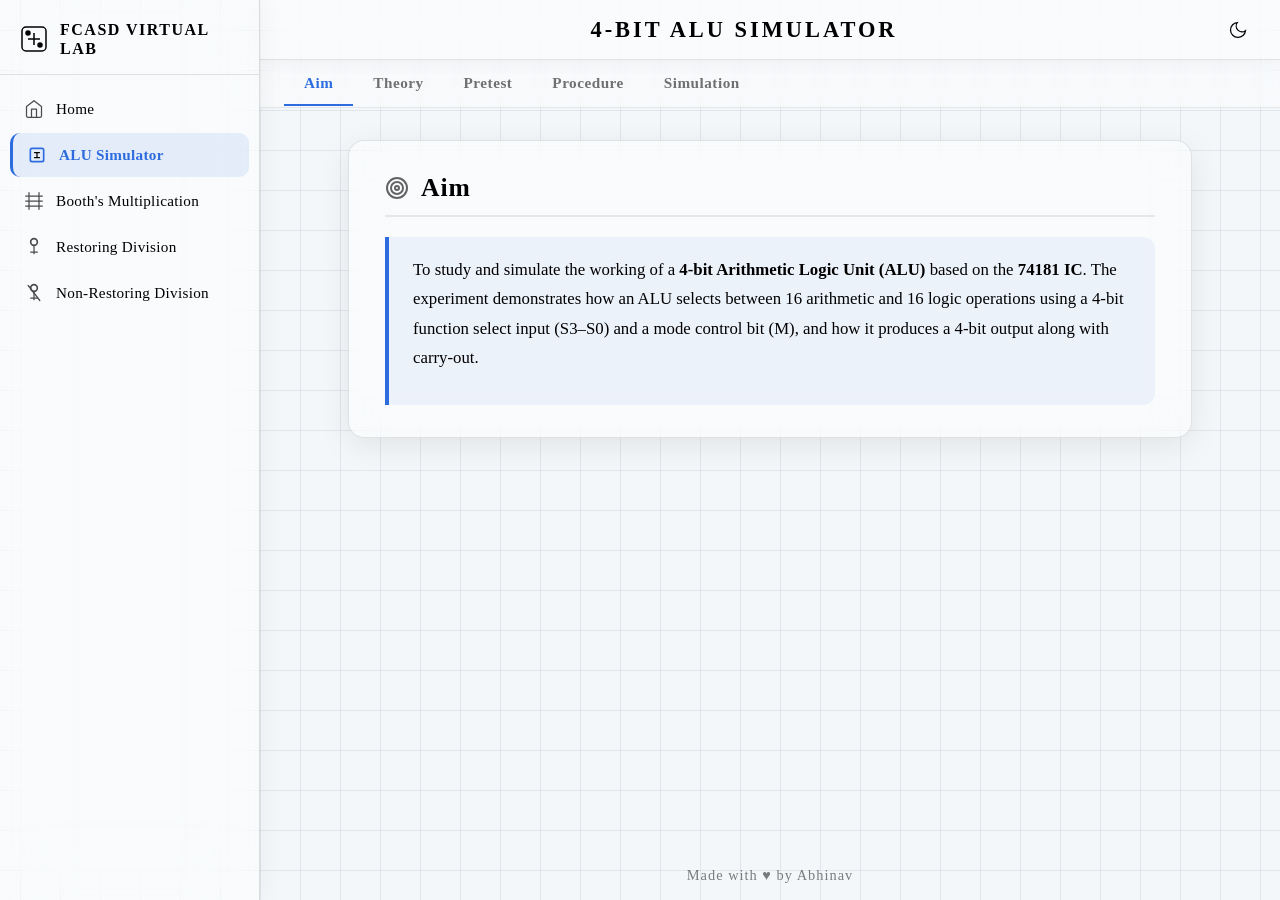
<file: 4bit-alu.html>
<!DOCTYPE html>
<html lang="en">

<head>
    <meta charset="UTF-8">
    <meta name="viewport" content="width=device-width, initial-scale=1.0">
    <title>4-Bit ALU Simulator — Computer Architecture Virtual Lab</title>
    <meta name="description" content="Interactive 4-bit ALU simulator based on the 74181 IC. Explore arithmetic and logic operations with visual circuit diagrams, truth tables, and step-by-step explanations.">
    <link rel="stylesheet" href="shared.css">
    <link rel="stylesheet" href="style.css">
</head>

<body>
    <!-- Sidebar Overlay -->
    <div class="sidebar-overlay" id="sidebar-overlay"></div>

    <!-- Sidebar -->
    <nav class="sidebar" id="sidebar">
        <div class="sidebar-header">
            <svg class="sidebar-logo" viewBox="0 0 32 32" fill="none" stroke="currentColor" stroke-width="1.5">
                <rect x="4" y="4" width="24" height="24" rx="4" />
                <path d="M10 16h12M16 10v12" />
                <circle cx="10" cy="10" r="2" fill="currentColor" />
                <circle cx="22" cy="22" r="2" fill="currentColor" />
            </svg>
            <div class="sidebar-title">FCASD Virtual Lab</div>
        </div>
        <ul class="sidebar-nav">
            <li>
                <a href="index.html">
                    <svg viewBox="0 0 24 24" fill="none" stroke="currentColor" stroke-width="2" stroke-linecap="round" stroke-linejoin="round"><path d="M3 9l9-7 9 7v11a2 2 0 0 1-2 2H5a2 2 0 0 1-2-2z"/><polyline points="9 22 9 12 15 12 15 22"/></svg>
                    Home
                </a>
            </li>
            <li>
                <a href="4bit-alu.html">
                    <svg viewBox="0 0 24 24" fill="none" stroke="currentColor" stroke-width="2" stroke-linecap="round" stroke-linejoin="round"><rect x="4" y="4" width="16" height="16" rx="2"/><path d="M9 9h6M12 9v6M9 15h6"/></svg>
                    ALU Simulator
                </a>
            </li>
            <li>
                <a href="Booths-Multiplication/index.html">
                    <svg viewBox="0 0 24 24" fill="none" stroke="currentColor" stroke-width="2" stroke-linecap="round" stroke-linejoin="round"><path d="M6 2L6 22M18 2L18 22"/><path d="M2 12h20"/><path d="M2 6h20M2 18h20"/></svg>
                    Booth's Multiplication
                </a>
            </li>
            <li>
                <a href="Restoring-Division/index.html">
                    <svg viewBox="0 0 24 24" fill="none" stroke="currentColor" stroke-width="2" stroke-linecap="round" stroke-linejoin="round"><circle cx="12" cy="6" r="4"/><path d="M12 10v10"/><path d="M8 18h8"/></svg>
                    Restoring Division
                </a>
            </li>
            <li>
                <a href="Non-Restoring-Division/index.html">
                    <svg viewBox="0 0 24 24" fill="none" stroke="currentColor" stroke-width="2" stroke-linecap="round" stroke-linejoin="round"><circle cx="12" cy="6" r="4"/><path d="M12 10v10"/><path d="M8 18h8"/><path d="M5 3l14 18"/></svg>
                    Non-Restoring Division
                </a>
            </li>
        </ul>
    </nav>

    <!-- Main Content -->
    <main class="main-content" id="main-content">
        <header class="page-header">
            <button class="hamburger" id="hamburger" aria-label="Toggle Menu">
                <svg viewBox="0 0 24 24" fill="none" stroke="currentColor" stroke-width="2" stroke-linecap="round"><line x1="3" y1="6" x2="21" y2="6"/><line x1="3" y1="12" x2="21" y2="12"/><line x1="3" y1="18" x2="21" y2="18"/></svg>
            </button>
            <h1>4-Bit ALU Simulator</h1>
            <button id="theme-toggle" class="theme-toggle-btn" aria-label="Toggle Theme" title="Toggle Dark/Light Mode">
                <svg viewBox="0 0 24 24" id="theme-icon">
                    <path d="M21 12.79A9 9 0 1 1 11.21 3 7 7 0 0 0 21 12.79z"></path>
                </svg>
            </button>
        </header>

        <!-- Tab Bar -->
        <div class="tab-bar">
            <button class="tab-btn active" data-tab="aim">Aim</button>
            <button class="tab-btn" data-tab="theory">Theory</button>
            <button class="tab-btn" data-tab="pretest">Pretest</button>
            <button class="tab-btn" data-tab="procedure">Procedure</button>
            <button class="tab-btn" data-tab="simulation">Simulation</button>
        </div>

        <!-- ==================== AIM ==================== -->
        <div class="tab-content active" id="tab-aim">
            <div class="section-content">
                <div class="section-card">
                    <h2>
                        <svg viewBox="0 0 24 24" fill="none" stroke="currentColor" stroke-width="2" stroke-linecap="round" stroke-linejoin="round"><circle cx="12" cy="12" r="10"/><circle cx="12" cy="12" r="6"/><circle cx="12" cy="12" r="2"/></svg>
                        Aim
                    </h2>
                    <div class="aim-box">
                        <p>To study and simulate the working of a <strong>4-bit Arithmetic Logic Unit (ALU)</strong> based on the <strong>74181 IC</strong>. The experiment demonstrates how an ALU selects between 16 arithmetic and 16 logic operations using a 4-bit function select input (S3–S0) and a mode control bit (M), and how it produces a 4-bit output along with carry-out.</p>
                    </div>
                </div>
            </div>
        </div>

        <!-- ==================== THEORY ==================== -->
        <div class="tab-content" id="tab-theory">
            <div class="section-content">
                <div class="section-card">
                    <h2>
                        <svg viewBox="0 0 24 24" fill="none" stroke="currentColor" stroke-width="2" stroke-linecap="round" stroke-linejoin="round"><path d="M2 3h6a4 4 0 0 1 4 4v14a3 3 0 0 0-3-3H2z"/><path d="M22 3h-6a4 4 0 0 0-4 4v14a3 3 0 0 1 3-3h7z"/></svg>
                        Theory
                    </h2>

                    <h3>What is an ALU?</h3>
                    <p>An <strong>Arithmetic Logic Unit (ALU)</strong> is a fundamental building block of a CPU. It is a combinational digital circuit that performs arithmetic and bitwise logic operations on integer binary numbers. The ALU is the core component that executes all computations within a processor.</p>

                    <h3>The 74181 ALU IC</h3>
                    <p>The <strong>74181</strong> is a 4-bit ALU integrated circuit that was widely used in early minicomputers and is a standard reference for computer architecture education. It can perform <strong>16 arithmetic operations</strong> and <strong>16 logic operations</strong>, selected by:</p>
                    <ul>
                        <li><strong>S3, S2, S1, S0</strong> — 4 function select lines that choose the specific operation.</li>
                        <li><strong>M (Mode)</strong> — Selects between arithmetic mode (M=0) and logic mode (M=1).</li>
                        <li><strong>Cin (Carry In)</strong> — Carry input for arithmetic operations (ignored in logic mode).</li>
                    </ul>

                    <h3>Architecture of the ALU</h3>
                    <p>The simulator models the following internal structure:</p>
                    <ol>
                        <li><strong>Arithmetic Unit</strong> — Performs addition, subtraction, increment, decrement, and compound arithmetic on inputs A and B, influenced by the carry input.</li>
                        <li><strong>Logic Unit</strong> — Performs bitwise operations such as AND, OR, XOR, NAND, NOR, and complement on inputs A and B.</li>
                        <li><strong>Multiplexer</strong> — Controlled by the mode bit M, selects the output from either the Arithmetic Unit or the Logic Unit.</li>
                    </ol>

                    <h3>Inputs and Outputs</h3>
                    <table class="theory-table">
                        <thead>
                            <tr>
                                <th>Signal</th>
                                <th>Width</th>
                                <th>Description</th>
                            </tr>
                        </thead>
                        <tbody>
                            <tr><td>A (A3–A0)</td><td>4 bits</td><td>First operand input register</td></tr>
                            <tr><td>B (B3–B0)</td><td>4 bits</td><td>Second operand input register</td></tr>
                            <tr><td>S (S3–S0)</td><td>4 bits</td><td>Function select lines</td></tr>
                            <tr><td>M</td><td>1 bit</td><td>Mode control (1=Logic, 0=Arithmetic)</td></tr>
                            <tr><td>Cin</td><td>1 bit</td><td>Carry input (arithmetic mode only)</td></tr>
                            <tr><td>F (F3–F0)</td><td>4 bits</td><td>Result output</td></tr>
                            <tr><td>Cout</td><td>1 bit</td><td>Carry output (arithmetic mode only)</td></tr>
                        </tbody>
                    </table>

                    <h3>Logic Operations (M = 1)</h3>
                    <p>When the mode bit M is HIGH, the ALU performs bitwise logic operations. The carry input is ignored and the carry output is always 0. Examples include:</p>
                    <ul>
                        <li><code>S = 0000</code> → F = <span style="text-decoration:overline">A</span> (Complement of A)</li>
                        <li><code>S = 0110</code> → F = A ⊕ B (Exclusive OR)</li>
                        <li><code>S = 1011</code> → F = AB (AND)</li>
                        <li><code>S = 1110</code> → F = A + B (OR)</li>
                        <li><code>S = 1111</code> → F = A (Pass-through)</li>
                    </ul>

                    <h3>Arithmetic Operations (M = 0)</h3>
                    <p>When M is LOW, the ALU performs arithmetic operations. Both the carry input and carry output are active. The result depends on both the selection lines and the carry input value.</p>
                    <ul>
                        <li><code>S = 0000, Cin=0</code> → F = A (Transfer A)</li>
                        <li><code>S = 0110, Cin=1</code> → F = A − B (Subtraction)</li>
                        <li><code>S = 1001, Cin=0</code> → F = A + B (Addition)</li>
                        <li><code>S = 1100, Cin=0</code> → F = A + A (Double A)</li>
                    </ul>

                    <h3>Carry and Overflow</h3>
                    <p><strong>Carry Out (Cout):</strong> In arithmetic mode, if the result exceeds the 4-bit range (0–15 unsigned), Cout is set to 1, indicating a carry has been generated from the most significant bit.</p>
                    <p><strong>Overflow:</strong> Overflow occurs when the result of an arithmetic operation cannot be represented within the available bit width. For unsigned 4-bit numbers, any result ≥ 16 or &lt; 0 causes an overflow/underflow condition. The carry flag helps detect this.</p>

                    <h3>Advantages of the ALU</h3>
                    <ul>
                        <li>Combines arithmetic and logic functions in a single unit, reducing hardware complexity.</li>
                        <li>Cascadable — multiple 74181 ICs can be connected for wider data paths (8-bit, 16-bit).</li>
                        <li>Carry look-ahead support for high-speed arithmetic (via 74182 carry look-ahead generator).</li>
                    </ul>

                    <h3>Limitations</h3>
                    <ul>
                        <li>Limited to 4-bit data width per IC.</li>
                        <li>No built-in support for multiplication, division, or floating-point operations.</li>
                        <li>Carry propagation delay increases with cascaded width (unless using look-ahead).</li>
                    </ul>
                </div>
            </div>
        </div>

        <!-- ==================== PRETEST ==================== -->
        <div class="tab-content" id="tab-pretest">
            <div class="section-content">
                <div class="section-card">
                    <h2>
                        <svg viewBox="0 0 24 24" fill="none" stroke="currentColor" stroke-width="2" stroke-linecap="round" stroke-linejoin="round"><path d="M9 11l3 3L22 4"/><path d="M21 12v7a2 2 0 0 1-2 2H5a2 2 0 0 1-2-2V5a2 2 0 0 1 2-2h11"/></svg>
                        Pretest
                    </h2>
                    <p>Answer the following questions before using the simulator to assess your understanding of ALU concepts.</p>

                    <!-- Q1 -->
                    <div class="pretest-question">
                        <div class="q-number">Question 1</div>
                        <div class="q-text">What is the primary function of an ALU in a CPU?</div>
                        <ul class="q-options">
                            <li>a) Store data in registers</li>
                            <li>b) Perform arithmetic and logic operations</li>
                            <li>c) Fetch instructions from memory</li>
                            <li>d) Control the sequence of operations</li>
                        </ul>
                        <button class="answer-toggle">Show Answer <svg viewBox="0 0 24 24" fill="none" stroke="currentColor" stroke-width="2"><polyline points="6 9 12 15 18 9"/></svg></button>
                        <div class="answer-reveal"><strong>Answer: b)</strong> The ALU performs arithmetic operations (addition, subtraction) and logic operations (AND, OR, XOR, NOT) on binary data.</div>
                    </div>

                    <!-- Q2 -->
                    <div class="pretest-question">
                        <div class="q-number">Question 2</div>
                        <div class="q-text">In the 74181 ALU, what does the mode control bit M determine?</div>
                        <ul class="q-options">
                            <li>a) The data width of the operation</li>
                            <li>b) Whether the ALU performs arithmetic or logic operations</li>
                            <li>c) The clock speed of the ALU</li>
                            <li>d) The carry-in value</li>
                        </ul>
                        <button class="answer-toggle">Show Answer <svg viewBox="0 0 24 24" fill="none" stroke="currentColor" stroke-width="2"><polyline points="6 9 12 15 18 9"/></svg></button>
                        <div class="answer-reveal"><strong>Answer: b)</strong> M = 1 (HIGH) selects logic mode; M = 0 (LOW) selects arithmetic mode.</div>
                    </div>

                    <!-- Q3 -->
                    <div class="pretest-question">
                        <div class="q-number">Question 3</div>
                        <div class="q-text">How many total operations can the 74181 ALU perform?</div>
                        <ul class="q-options">
                            <li>a) 16</li>
                            <li>b) 24</li>
                            <li>c) 32</li>
                            <li>d) 64</li>
                        </ul>
                        <button class="answer-toggle">Show Answer <svg viewBox="0 0 24 24" fill="none" stroke="currentColor" stroke-width="2"><polyline points="6 9 12 15 18 9"/></svg></button>
                        <div class="answer-reveal"><strong>Answer: c)</strong> 16 logic operations + 16 arithmetic operations = 32 total operations.</div>
                    </div>

                    <!-- Q4 -->
                    <div class="pretest-question">
                        <div class="q-number">Question 4</div>
                        <div class="q-text">If A = 0101 and B = 0011, what is A XOR B?</div>
                        <ul class="q-options">
                            <li>a) 0001</li>
                            <li>b) 0110</li>
                            <li>c) 0111</li>
                            <li>d) 1001</li>
                        </ul>
                        <button class="answer-toggle">Show Answer <svg viewBox="0 0 24 24" fill="none" stroke="currentColor" stroke-width="2"><polyline points="6 9 12 15 18 9"/></svg></button>
                        <div class="answer-reveal"><strong>Answer: b)</strong> XOR produces 1 where bits differ: 0⊕0=0, 1⊕0=1, 0⊕1=1, 1⊕1=0 → 0110.</div>
                    </div>

                    <!-- Q5 -->
                    <div class="pretest-question">
                        <div class="q-number">Question 5</div>
                        <div class="q-text">What is the carry output when adding A = 1101 and B = 0101 in 4-bit unsigned arithmetic?</div>
                        <ul class="q-options">
                            <li>a) 0</li>
                            <li>b) 1</li>
                            <li>c) Depends on mode</li>
                            <li>d) Not defined</li>
                        </ul>
                        <button class="answer-toggle">Show Answer <svg viewBox="0 0 24 24" fill="none" stroke="currentColor" stroke-width="2"><polyline points="6 9 12 15 18 9"/></svg></button>
                        <div class="answer-reveal"><strong>Answer: b)</strong> 1101 (13) + 0101 (5) = 10010 (18), which exceeds 4 bits. The 5th bit is the carry out = 1, and the 4-bit result is 0010.</div>
                    </div>

                    <!-- Q6 -->
                    <div class="pretest-question">
                        <div class="q-number">Question 6</div>
                        <div class="q-text">In logic mode (M=1), is the carry input (Cin) used?</div>
                        <ul class="q-options">
                            <li>a) Yes, it affects the logic output</li>
                            <li>b) No, it is ignored in logic mode</li>
                            <li>c) Only when S = 0000</li>
                            <li>d) Only for OR operations</li>
                        </ul>
                        <button class="answer-toggle">Show Answer <svg viewBox="0 0 24 24" fill="none" stroke="currentColor" stroke-width="2"><polyline points="6 9 12 15 18 9"/></svg></button>
                        <div class="answer-reveal"><strong>Answer: b)</strong> In logic mode, the carry input has no effect. The output depends only on A, B, and the select lines S3–S0.</div>
                    </div>

                    <!-- Q7 -->
                    <div class="pretest-question">
                        <div class="q-number">Question 7</div>
                        <div class="q-text">What does the 74181 output when S = 1111 and M = 1 (logic mode)?</div>
                        <ul class="q-options">
                            <li>a) F = 0000 (all zeros)</li>
                            <li>b) F = 1111 (all ones)</li>
                            <li>c) F = A</li>
                            <li>d) F = B</li>
                        </ul>
                        <button class="answer-toggle">Show Answer <svg viewBox="0 0 24 24" fill="none" stroke="currentColor" stroke-width="2"><polyline points="6 9 12 15 18 9"/></svg></button>
                        <div class="answer-reveal"><strong>Answer: c)</strong> S = 1111 in logic mode passes input A directly to the output (identity/transfer operation).</div>
                    </div>

                    <!-- Q8 -->
                    <div class="pretest-question">
                        <div class="q-number">Question 8</div>
                        <div class="q-text">What is the purpose of the multiplexer inside the ALU?</div>
                        <ul class="q-options">
                            <li>a) To convert analog signals to digital</li>
                            <li>b) To select the output from either the arithmetic or logic unit based on the mode bit</li>
                            <li>c) To store intermediate results</li>
                            <li>d) To generate the carry look-ahead signal</li>
                        </ul>
                        <button class="answer-toggle">Show Answer <svg viewBox="0 0 24 24" fill="none" stroke="currentColor" stroke-width="2"><polyline points="6 9 12 15 18 9"/></svg></button>
                        <div class="answer-reveal"><strong>Answer: b)</strong> The multiplexer uses the mode bit M to route either the arithmetic unit's output or the logic unit's output to the final result F.</div>
                    </div>
                </div>
            </div>
        </div>

        <!-- ==================== PROCEDURE ==================== -->
        <div class="tab-content" id="tab-procedure">
            <div class="section-content">
                <div class="section-card">
                    <h2>
                        <svg viewBox="0 0 24 24" fill="none" stroke="currentColor" stroke-width="2" stroke-linecap="round" stroke-linejoin="round"><path d="M14 2H6a2 2 0 0 0-2 2v16a2 2 0 0 0 2 2h12a2 2 0 0 0 2-2V8z"/><polyline points="14 2 14 8 20 8"/><line x1="16" y1="13" x2="8" y2="13"/><line x1="16" y1="17" x2="8" y2="17"/><polyline points="10 9 9 9 8 9"/></svg>
                        Procedure
                    </h2>
                    <p>Follow these steps to operate the 4-Bit ALU Simulator:</p>

                    <div class="procedure-step">
                        <div class="step-number">1</div>
                        <div class="step-text">Navigate to the <strong>Simulation</strong> tab to access the interactive ALU circuit diagram.</div>
                    </div>

                    <div class="procedure-step">
                        <div class="step-number">2</div>
                        <div class="step-text"><strong>Set the Mode (M):</strong> Click the MODE button to toggle between LOGICAL (M=1) and ARITHMETIC (M=0). In logical mode, the Logic Unit is highlighted; in arithmetic mode, the Arithmetic Unit is highlighted.</div>
                    </div>

                    <div class="procedure-step">
                        <div class="step-number">3</div>
                        <div class="step-text"><strong>Set Input A:</strong> Click the bit buttons A3, A2, A1, A0 to toggle each bit between 0 and 1. This sets the 4-bit value in Register A.</div>
                    </div>

                    <div class="procedure-step">
                        <div class="step-number">4</div>
                        <div class="step-text"><strong>Set Input B:</strong> Similarly, click B3, B2, B1, B0 to set the 4-bit value in Register B.</div>
                    </div>

                    <div class="procedure-step">
                        <div class="step-number">5</div>
                        <div class="step-text"><strong>Set Select Lines (S3–S0):</strong> Click S3, S2, S1, S0 to choose which of the 16 operations to perform. Refer to the Truth Table for the operation corresponding to each selection code.</div>
                    </div>

                    <div class="procedure-step">
                        <div class="step-number">6</div>
                        <div class="step-text"><strong>Set Carry In (Cin):</strong> In arithmetic mode, click the Cin button to toggle the carry input. This is disabled (dimmed) in logic mode.</div>
                    </div>

                    <div class="procedure-step">
                        <div class="step-number">7</div>
                        <div class="step-text"><strong>Observe the Output:</strong> The result immediately appears in the output nodes (F3–F0) and Carry Out. The HUD panel on the right shows the current values in decimal and binary, along with the operation being performed.</div>
                    </div>

                    <div class="procedure-step">
                        <div class="step-number">8</div>
                        <div class="step-text"><strong>View Truth Tables:</strong> Click the "Truth Tables" button in the simulation to open a side panel showing the complete truth table for either Logic or Arithmetic operations (depending on the current mode).</div>
                    </div>

                    <h3>Expected Observations</h3>
                    <ul>
                        <li>Animated signal paths (dashed pulse lines) show the data flow through the active unit.</li>
                        <li>The active unit (arithmetic or logic) is highlighted while the other is dimmed.</li>
                        <li>In logic mode, Cin and Carry Out are dimmed since they are not relevant.</li>
                        <li>Changing any input instantly recalculates the output — the circuit is combinational (no clock needed).</li>
                    </ul>
                </div>
            </div>
        </div>

        <!-- ==================== SIMULATION ==================== -->
        <div class="tab-content" id="tab-simulation">
            <div class="sim-viewport">
                <div class="container">
                    <div class="circuit-wrapper">
                        <svg id="connections">
                            <defs>
                                <marker id="arrow" viewBox="0 0 10 10" refX="9" refY="5" markerWidth="6" markerHeight="6" orient="auto-start-reverse">
                                    <path d="M 0 0 L 10 5 L 0 10 z" class="arrowhead" />
                                </marker>
                                <marker id="dot" viewBox="0 0 10 10" refX="5" refY="5" markerWidth="5" markerHeight="5">
                                    <circle cx="5" cy="5" r="3" fill="#000" />
                                </marker>
                            </defs>
                            <path d="M 115 42 L 320 42 L 320 80 L 220 80" marker-end="url(#arrow)" />
                            <path id="path-a3-arith" d="M 115 92 L 180 92 L 180 200 L 220 200" marker-end="url(#arrow)" />
                            <path id="path-a2-arith" d="M 115 192 L 160 192 L 160 220 L 220 220" marker-end="url(#arrow)" />
                            <path id="path-a1-arith" d="M 115 292 L 140 292 L 140 240 L 220 240" marker-end="url(#arrow)" />
                            <path id="path-a0-arith" d="M 115 392 L 130 392 L 130 260 L 220 260" marker-end="url(#arrow)" />
                            <path id="path-a3-logic" d="M 180 200 L 180 460 L 220 460" marker-end="url(#arrow)" marker-start="url(#dot)" />
                            <path id="path-a2-logic" d="M 160 220 L 160 480 L 220 480" marker-end="url(#arrow)" marker-start="url(#dot)" />
                            <path id="path-a1-logic" d="M 140 240 L 140 500 L 220 500" marker-end="url(#arrow)" marker-start="url(#dot)" />
                            <path id="path-a0-logic" d="M 130 260 L 130 520 L 220 520" marker-end="url(#arrow)" marker-start="url(#dot)" />
                            <path id="path-b3-arith" d="M 115 542 L 180 542 L 180 280 L 220 280" marker-end="url(#arrow)" />
                            <path id="path-b2-arith" d="M 115 642 L 160 642 L 160 300 L 220 300" marker-end="url(#arrow)" />
                            <path id="path-b1-arith" d="M 115 742 L 140 742 L 140 320 L 220 320" marker-end="url(#arrow)" />
                            <path id="path-b0-arith" d="M 115 842 L 130 842 L 130 340 L 220 340" marker-end="url(#arrow)" />
                            <path id="path-b3-logic" d="M 180 542 L 180 560 L 220 560" marker-end="url(#arrow)" marker-start="url(#dot)" />
                            <path id="path-b2-logic" d="M 160 642 L 160 580 L 220 580" marker-end="url(#arrow)" marker-start="url(#dot)" />
                            <path id="path-b1-logic" d="M 140 742 L 140 600 L 220 600" marker-end="url(#arrow)" marker-start="url(#dot)" />
                            <path id="path-b0-logic" d="M 130 842 L 130 620 L 220 620" marker-end="url(#arrow)" marker-start="url(#dot)" />
                            <path d="M 300 775 L 300 650" marker-end="url(#arrow)" />
                            <path d="M 380 775 L 380 650" marker-end="url(#arrow)" />
                            <path d="M 460 775 L 460 650" marker-end="url(#arrow)" />
                            <path d="M 540 775 L 540 650" marker-end="url(#arrow)" />
                            <path id="s3-arith" d="M 300 650 L 300 350" marker-end="url(#arrow)" marker-start="url(#dot)" />
                            <path id="s2-arith" d="M 380 650 L 380 350" marker-end="url(#arrow)" marker-start="url(#dot)" />
                            <path id="s1-arith" d="M 460 650 L 460 350" marker-end="url(#arrow)" marker-start="url(#dot)" />
                            <path id="s0-arith" d="M 540 650 L 540 350" marker-end="url(#arrow)" marker-start="url(#dot)" />
                            <path id="mode-mux-line" d="M 792 65 L 792 150" marker-end="url(#arrow)" />
                            <path d="M 620 210 L 710 210" marker-end="url(#arrow)" id="arith-out-line" />
                            <path d="M 620 510 L 710 510" marker-end="url(#arrow)" id="logic-out-line" />
                            <path d="M 810 400 L 890 400" marker-end="url(#arrow)" id="mux-out-line" />
                            <path d="M 620 100 L 880 100" marker-end="url(#arrow)" id="cout-out-line" />
                        </svg>
                        <div class="alu-enclosure">
                            <div class="block arithmetic-unit" id="arithmetic-block">
                                <div class="pill-shape">Arithmetic Unit</div>
                            </div>
                            <div class="block logic-unit" id="logic-block">
                                <div class="pill-shape">Logic Unit</div>
                            </div>
                            <div class="block multiplexer" id="mux-block">Multiplexer</div>
                        </div>
                        <div class="input-group group-a">
                            <div class="input-group-label">Reg A</div>
                        </div>
                        <div class="io-node in-a3"><span class="io-label">A3</span>
                            <div class="io-value toggle-btn" data-type="A" data-index="3">0</div>
                        </div>
                        <div class="io-node in-a2"><span class="io-label">A2</span>
                            <div class="io-value toggle-btn" data-type="A" data-index="2">0</div>
                        </div>
                        <div class="io-node in-a1"><span class="io-label">A1</span>
                            <div class="io-value toggle-btn" data-type="A" data-index="1">0</div>
                        </div>
                        <div class="io-node in-a0"><span class="io-label">A0</span>
                            <div class="io-value toggle-btn" data-type="A" data-index="0">0</div>
                        </div>
                        <div class="input-group group-b">
                            <div class="input-group-label">Reg B</div>
                        </div>
                        <div class="io-node in-b3"><span class="io-label">B3</span>
                            <div class="io-value toggle-btn" data-type="B" data-index="3">0</div>
                        </div>
                        <div class="io-node in-b2"><span class="io-label">B2</span>
                            <div class="io-value toggle-btn" data-type="B" data-index="2">0</div>
                        </div>
                        <div class="io-node in-b1"><span class="io-label">B1</span>
                            <div class="io-value toggle-btn" data-type="B" data-index="1">0</div>
                        </div>
                        <div class="io-node in-b0"><span class="io-label">B0</span>
                            <div class="io-value toggle-btn" data-type="B" data-index="0">0</div>
                        </div>
                        <div class="io-node in-cin"><span class="io-label">Cin</span>
                            <div class="io-value toggle-btn" id="t-cin">0</div>
                        </div>
                        <div class="io-node in-m"><span class="io-label">MODE :</span>
                            <div class="io-value toggle-btn mode-big-btn active" id="t-m">LOGICAL</div>
                        </div>
                        <div class="input-group group-s"></div>
                        <div class="io-node in-s3">
                            <div class="io-value toggle-btn" data-type="S" data-index="3">0</div><span class="io-label">S3</span>
                        </div>
                        <div class="io-node in-s2">
                            <div class="io-value toggle-btn" data-type="S" data-index="2">0</div><span class="io-label">S2</span>
                        </div>
                        <div class="io-node in-s1">
                            <div class="io-value toggle-btn" data-type="S" data-index="1">0</div><span class="io-label">S1</span>
                        </div>
                        <div class="io-node in-s0">
                            <div class="io-value toggle-btn" data-type="S" data-index="0">0</div><span class="io-label">S0</span>
                        </div>
                        <div class="input-group group-out">
                            <div class="input-group-label">Output</div>
                        </div>
                        <div class="io-node out-f-node" id="node-cout">
                            <span class="io-label">Carry</span>
                            <div class="io-value" id="cout">0</div>
                        </div>
                        <div class="io-node out-f-node" id="node-f3">
                            <span class="io-label">F3</span>
                            <div class="io-value" id="f3">0</div>
                        </div>
                        <div class="io-node out-f-node" id="node-f2">
                            <span class="io-label">F2</span>
                            <div class="io-value" id="f2">0</div>
                        </div>
                        <div class="io-node out-f-node" id="node-f1">
                            <span class="io-label">F1</span>
                            <div class="io-value" id="f1">0</div>
                        </div>
                        <div class="io-node out-f-node" id="node-f0">
                            <span class="io-label">F0</span>
                            <div class="io-value" id="f0">0</div>
                        </div>
                    </div>
                    <div class="hud">
                        <div class="hud-title">Current State</div>
                        <div class="hud-row"><span>A:</span> <span id="val-a">0000 (0)</span></div>
                        <div class="hud-row"><span>B:</span> <span id="val-b">0000 (0)</span></div>
                        <div class="hud-row"><span>S:</span> <span id="val-s">0000 (0)</span></div>
                        <div class="hud-row" style="margin-top: 5px; border-top: 1px dotted #ccc; padding-top: 5px;">
                            <span>Output:</span> <span id="val-res">0000 (0)</span>
                        </div>
                        <div class="equation" id="val-eq">F = A</div>
                    </div>
                </div>

                <!-- Truth Table Drawer -->
                <div id="truth-table-drawer" class="side-panel">
                    <div class="panel-header">
                        <h2>ALU Truth Tables</h2>
                        <button id="close-drawer" class="close-btn">&times;</button>
                    </div>
                    <div class="panel-content">
                        <div id="logic-table-container" class="table-container">
                            <h3 style="margin-top: 0; text-align: center;">Logic Operations</h3>
                            <table class="truth-table">
                                <thead>
                                    <tr><th colspan="4">Selection</th><th>Logic (M=H)</th></tr>
                                    <tr><th>S3</th><th>S2</th><th>S1</th><th>S0</th><th>Output</th></tr>
                                </thead>
                                <tbody>
                                    <tr><td>L</td><td>L</td><td>L</td><td>L</td><td><span style="text-decoration:overline">A</span></td></tr>
                                    <tr><td>L</td><td>L</td><td>L</td><td>H</td><td><span style="text-decoration:overline">A+B</span></td></tr>
                                    <tr><td>L</td><td>L</td><td>H</td><td>L</td><td><span style="text-decoration:overline">A</span>B</td></tr>
                                    <tr><td>L</td><td>L</td><td>H</td><td>H</td><td>Logical 0</td></tr>
                                    <tr><td>L</td><td>H</td><td>L</td><td>L</td><td><span style="text-decoration:overline">AB</span></td></tr>
                                    <tr><td>L</td><td>H</td><td>L</td><td>H</td><td><span style="text-decoration:overline">B</span></td></tr>
                                    <tr><td>L</td><td>H</td><td>H</td><td>L</td><td>A &oplus; B</td></tr>
                                    <tr><td>L</td><td>H</td><td>H</td><td>H</td><td>A<span style="text-decoration:overline">B</span></td></tr>
                                    <tr><td>H</td><td>L</td><td>L</td><td>L</td><td><span style="text-decoration:overline">A</span>+B</td></tr>
                                    <tr><td>H</td><td>L</td><td>L</td><td>H</td><td><span style="text-decoration:overline">A &oplus; B</span></td></tr>
                                    <tr><td>H</td><td>L</td><td>H</td><td>L</td><td>B</td></tr>
                                    <tr><td>H</td><td>L</td><td>H</td><td>H</td><td>AB</td></tr>
                                    <tr><td>H</td><td>H</td><td>L</td><td>L</td><td>Logical 1</td></tr>
                                    <tr><td>H</td><td>H</td><td>L</td><td>H</td><td>A+<span style="text-decoration:overline">B</span></td></tr>
                                    <tr><td>H</td><td>H</td><td>H</td><td>L</td><td>A+B</td></tr>
                                    <tr><td>H</td><td>H</td><td>H</td><td>H</td><td>A</td></tr>
                                </tbody>
                            </table>
                        </div>
                        <div id="arith-table-container" class="table-container">
                            <h3 style="text-align: center; margin-top: 0;">Arithmetic Operations</h3>
                            <table class="truth-table">
                                <thead>
                                    <tr><th colspan="4" rowspan="2">Selection</th><th colspan="2">Active High Data</th></tr>
                                    <tr><th colspan="2">M=L; Arithmetic Operations</th></tr>
                                    <tr><th>S3</th><th>S2</th><th>S1</th><th>S0</th><th>C<sub>n</sub> = H (with carry)</th><th>C<sub>n</sub> = L (no carry)</th></tr>
                                </thead>
                                <tbody>
                                    <tr><td>L</td><td>L</td><td>L</td><td>L</td><td>F=A</td><td>F=A Plus 1</td></tr>
                                    <tr><td>L</td><td>L</td><td>L</td><td>H</td><td>F=A+B</td><td>F=(A+B) Plus 1</td></tr>
                                    <tr><td>L</td><td>L</td><td>H</td><td>L</td><td>F=A+<span style="text-decoration:overline">B</span></td><td>F=(A+<span style="text-decoration:overline">B</span>) Plus 1</td></tr>
                                    <tr><td>L</td><td>L</td><td>H</td><td>H</td><td>F=Minus 1(2's Compl)</td><td>F=Zero</td></tr>
                                    <tr><td>L</td><td>H</td><td>L</td><td>L</td><td>F=A Plus A<span style="text-decoration:overline">B</span></td><td>F=A Plus A<span style="text-decoration:overline">B</span> Plus 1</td></tr>
                                    <tr><td>L</td><td>H</td><td>L</td><td>H</td><td>F=(A+B) Plus A<span style="text-decoration:overline">B</span></td><td>F=(A+B) Plus A<span style="text-decoration:overline">B</span> Plus 1</td></tr>
                                    <tr><td>L</td><td>H</td><td>H</td><td>L</td><td>F=A Minus B Minus 1</td><td>F=A Minus B</td></tr>
                                    <tr><td>L</td><td>H</td><td>H</td><td>H</td><td>F=A<span style="text-decoration:overline">B</span> Minus 1</td><td>F=A<span style="text-decoration:overline">B</span></td></tr>
                                    <tr><td>H</td><td>L</td><td>L</td><td>L</td><td>F=A Plus AB</td><td>F=A Plus AB Plus 1</td></tr>
                                    <tr><td>H</td><td>L</td><td>L</td><td>H</td><td>F=A Plus B</td><td>F=A Plus B Plus 1</td></tr>
                                    <tr><td>H</td><td>L</td><td>H</td><td>L</td><td>F=(A+<span style="text-decoration:overline">B</span>) Plus AB</td><td>F=(A+<span style="text-decoration:overline">B</span>) Plus AB Plus 1</td></tr>
                                    <tr><td>H</td><td>L</td><td>H</td><td>H</td><td>F=AB Minus 1</td><td>F=AB</td></tr>
                                    <tr><td>H</td><td>H</td><td>L</td><td>L</td><td>F=A Plus A</td><td>F=A Plus A Plus 1</td></tr>
                                    <tr><td>H</td><td>H</td><td>L</td><td>H</td><td>F=(A+B) Plus A</td><td>F=(A+B) Plus A Plus 1</td></tr>
                                    <tr><td>H</td><td>H</td><td>H</td><td>L</td><td>F=(A+<span style="text-decoration:overline">B</span>) Plus A</td><td>F=(A+<span style="text-decoration:overline">B</span>) Plus A Plus 1</td></tr>
                                    <tr><td>H</td><td>H</td><td>H</td><td>H</td><td>F=A Minus 1</td><td>F=A</td></tr>
                                </tbody>
                            </table>
                        </div>
                    </div>
                </div>

                <!-- Truth Table Toggle Button (floating in sim viewport) -->
                <button id="toggle-tables-btn" class="glass-btn" style="position:absolute;top:16px;right:24px;z-index:50;">Truth Tables</button>
            </div>
        </div>

        <footer class="page-footer">
            Made with &hearts; by <a href="https://github.com/bombaleabhinav" target="_blank">Abhinav</a>
        </footer>
    </main>

    <script src="shared.js"></script>
    <script src="script.js"></script>
</body>

</html>
</file>
<file: shared.css>
:root {
    --bg-color: #f8f9fa;
    --main-border: #000000;
    --box-bg: rgba(255, 255, 255, 0.35);
    --active-bg: rgba(0, 0, 0, 0.15);
    --text-color: #000000;
    --line-color: #000000;
    --font-main: 'Times New Roman', Times, serif;
    --glass-blur: blur(50px);
    --glass-border: 1px solid rgba(0, 0, 0, 0.2);
    --glass-shadow: 0 8px 32px rgba(0, 0, 0, 0.08);
    --accent: #2d6cdf;
    --accent-glow: rgba(45, 108, 223, 0.15);
    --subtract-color: #d94455;
    --add-color: #28a060;
    --shift-color: #e6a817;
    --sidebar-width: 260px;
    --header-height: 60px;
    --tabbar-height: 48px;
}

/* --- Reset & Base --- */
*,
*::before,
*::after {
    box-sizing: border-box;
}

body {
    font-family: var(--font-main);
    color: var(--text-color);
    margin: 0;
    padding: 0;
    width: 100vw;
    min-height: 100vh;
    overflow-x: hidden;
    user-select: none;
    background-color: #f4f7fa;
    background-image:
        linear-gradient(rgba(170, 180, 190, 0.25) 1px, transparent 1px),
        linear-gradient(90deg, rgba(170, 180, 190, 0.25) 1px, transparent 1px);
    background-size: 40px 40px;
    background-position: center center;
}

/* --- Sidebar --- */
.sidebar {
    position: fixed;
    top: 0;
    left: 0;
    width: var(--sidebar-width);
    height: 100vh;
    background: rgba(255, 255, 255, 0.45);
    backdrop-filter: blur(30px);
    -webkit-backdrop-filter: blur(30px);
    border-right: 1px solid rgba(0, 0, 0, 0.12);
    z-index: 200;
    display: flex;
    flex-direction: column;
    transition: transform 0.35s cubic-bezier(0.25, 0.8, 0.25, 1);
    box-shadow: 4px 0 24px rgba(0, 0, 0, 0.04);
}

.sidebar.collapsed {
    transform: translateX(calc(-1 * var(--sidebar-width)));
}

.sidebar-header {
    padding: 20px 18px 16px;
    border-bottom: 1px solid rgba(0, 0, 0, 0.1);
    display: flex;
    align-items: center;
    gap: 10px;
}

.sidebar-header .sidebar-logo {
    width: 32px;
    height: 32px;
    flex-shrink: 0;
}

.sidebar-header .sidebar-title {
    font-size: 1rem;
    font-weight: bold;
    letter-spacing: 1.5px;
    text-transform: uppercase;
    line-height: 1.2;
}

.sidebar-nav {
    list-style: none;
    margin: 0;
    padding: 12px 10px;
    flex: 1;
    overflow-y: auto;
}

.sidebar-nav li {
    margin-bottom: 2px;
}

.sidebar-nav a {
    display: flex;
    align-items: center;
    gap: 12px;
    padding: 12px 14px;
    text-decoration: none;
    color: var(--text-color);
    font-size: 0.95rem;
    font-weight: 500;
    border-radius: 10px;
    transition: all 0.2s ease;
    letter-spacing: 0.3px;
}

.sidebar-nav a:hover {
    background: rgba(0, 0, 0, 0.06);
    transform: translateX(2px);
}

.sidebar-nav a.active {
    background: rgba(45, 108, 223, 0.1);
    color: var(--accent);
    font-weight: bold;
    border-left: 3px solid var(--accent);
}

.sidebar-nav a svg {
    width: 20px;
    height: 20px;
    flex-shrink: 0;
    opacity: 0.7;
}

.sidebar-nav a.active svg {
    opacity: 1;
}

.sidebar-footer {
    padding: 14px 18px;
    border-top: 1px solid rgba(0, 0, 0, 0.1);
    display: flex;
    align-items: center;
    justify-content: space-between;
    font-size: 0.85rem;
    opacity: 0.6;
}

.sidebar-footer a {
    text-decoration: none;
    color: inherit;
}

/* --- Main Content Area --- */
.main-content {
    margin-left: var(--sidebar-width);
    min-height: 100vh;
    transition: margin-left 0.35s cubic-bezier(0.25, 0.8, 0.25, 1);
    display: flex;
    flex-direction: column;
}

body.sidebar-collapsed .main-content {
    margin-left: 0;
}

/* --- Page Header --- */
.page-header {
    position: sticky;
    top: 0;
    height: var(--header-height);
    display: flex;
    align-items: center;
    padding: 0 24px;
    background: rgba(255, 255, 255, 0.55);
    backdrop-filter: blur(24px);
    -webkit-backdrop-filter: blur(24px);
    border-bottom: 1px solid rgba(0, 0, 0, 0.1);
    z-index: 100;
    box-shadow: 0 2px 16px rgba(0, 0, 0, 0.04);
    gap: 16px;
}

.page-header h1 {
    font-size: 1.4rem;
    font-weight: bold;
    letter-spacing: 3px;
    margin: 0;
    flex: 1;
    text-align: center;
    text-transform: uppercase;
}

/* Hamburger Button */
.hamburger {
    display: none;
    background: none;
    border: none;
    cursor: pointer;
    padding: 6px;
    color: var(--text-color);
    flex-shrink: 0;
}

.hamburger svg {
    width: 24px;
    height: 24px;
}

/* Theme Toggle */
.theme-toggle-btn {
    background: transparent;
    border: none;
    width: 36px;
    height: 36px;
    cursor: pointer;
    display: flex;
    justify-content: center;
    align-items: center;
    color: var(--text-color);
    padding: 0;
    transition: all 0.2s;
    border-radius: 8px;
    flex-shrink: 0;
}

.theme-toggle-btn:hover {
    background: rgba(0, 0, 0, 0.06);
    transform: scale(1.05);
}

.theme-toggle-btn svg {
    width: 20px;
    height: 20px;
    fill: currentColor;
    transition: transform 0.2s;
}

/* --- Tab Bar --- */
.tab-bar {
    display: flex;
    align-items: center;
    gap: 0;
    padding: 0 24px;
    background: rgba(255, 255, 255, 0.35);
    backdrop-filter: blur(10px);
    -webkit-backdrop-filter: blur(10px);
    border-bottom: 1px solid rgba(0, 0, 0, 0.08);
    height: var(--tabbar-height);
    overflow-x: auto;
    scrollbar-width: none;
}

.tab-bar::-webkit-scrollbar {
    display: none;
}

.tab-btn {
    background: none;
    border: none;
    padding: 12px 20px;
    font-family: var(--font-main);
    font-size: 0.95rem;
    font-weight: 600;
    color: var(--text-color);
    opacity: 0.55;
    cursor: pointer;
    white-space: nowrap;
    border-bottom: 2px solid transparent;
    transition: all 0.2s ease;
    letter-spacing: 0.5px;
}

.tab-btn:hover {
    opacity: 0.8;
    background: rgba(0, 0, 0, 0.03);
}

.tab-btn.active {
    opacity: 1;
    color: var(--accent);
    border-bottom-color: var(--accent);
}

/* --- Tab Content --- */
.tab-content {
    display: none;
    flex: 1;
}

.tab-content.active {
    display: block;
}

/* --- Content Sections (Aim, Theory, Pretest, Procedure) --- */
.section-content {
    max-width: 900px;
    margin: 0 auto;
    padding: 32px 28px 60px;
}

.section-card {
    background: rgba(255, 255, 255, 0.45);
    backdrop-filter: blur(16px);
    -webkit-backdrop-filter: blur(16px);
    border: 1px solid rgba(0, 0, 0, 0.1);
    border-radius: 16px;
    padding: 32px 36px;
    margin-bottom: 24px;
    box-shadow: var(--glass-shadow);
    transition: box-shadow 0.3s ease;
}

.section-card:hover {
    box-shadow: 0 12px 40px rgba(0, 0, 0, 0.1);
}

.section-card h2 {
    font-size: 1.6rem;
    font-weight: bold;
    margin: 0 0 20px 0;
    padding-bottom: 12px;
    border-bottom: 2px solid rgba(0, 0, 0, 0.08);
    letter-spacing: 1px;
    display: flex;
    align-items: center;
    gap: 12px;
}

.section-card h2 svg {
    width: 24px;
    height: 24px;
    opacity: 0.6;
    flex-shrink: 0;
}

.section-card h3 {
    font-size: 1.25rem;
    font-weight: bold;
    margin: 24px 0 12px;
    color: var(--text-color);
}

.section-card h4 {
    font-size: 1.1rem;
    font-weight: bold;
    margin: 18px 0 8px;
}

.section-card p {
    font-size: 1.05rem;
    line-height: 1.75;
    margin: 0 0 14px;
}

.section-card ul,
.section-card ol {
    padding-left: 22px;
    margin: 0 0 14px;
}

.section-card li {
    font-size: 1.05rem;
    line-height: 1.7;
    margin-bottom: 6px;
}

.section-card code {
    background: rgba(0, 0, 0, 0.06);
    padding: 2px 7px;
    border-radius: 5px;
    font-family: 'Courier New', Courier, monospace;
    font-size: 0.95rem;
}

.section-card strong {
    font-weight: bold;
}

/* --- Aim Highlight Box --- */
.aim-box {
    background: rgba(45, 108, 223, 0.06);
    border-left: 4px solid var(--accent);
    padding: 18px 24px;
    border-radius: 0 12px 12px 0;
    font-size: 1.1rem;
    line-height: 1.7;
}

/* --- Theory Tables --- */
.theory-table {
    width: 100%;
    border-collapse: collapse;
    margin: 16px 0 20px;
    background: rgba(255, 255, 255, 0.6);
    border-radius: 10px;
    overflow: hidden;
    font-size: 0.95rem;
    box-shadow: 0 4px 15px rgba(0, 0, 0, 0.05);
}

.theory-table th,
.theory-table td {
    border: 1px solid rgba(0, 0, 0, 0.12);
    padding: 10px 14px;
    text-align: center;
}

.theory-table th {
    background: rgba(0, 0, 0, 0.07);
    font-weight: bold;
    letter-spacing: 0.5px;
}

.theory-table tbody tr:hover {
    background: rgba(45, 108, 223, 0.04);
}

/* --- Pretest Questions --- */
.pretest-question {
    background: rgba(255, 255, 255, 0.4);
    border: 1px solid rgba(0, 0, 0, 0.08);
    border-radius: 12px;
    padding: 20px 24px;
    margin-bottom: 16px;
    transition: box-shadow 0.2s;
}

.pretest-question:hover {
    box-shadow: 0 4px 18px rgba(0, 0, 0, 0.06);
}

.pretest-question .q-number {
    font-weight: bold;
    color: var(--accent);
    font-size: 0.9rem;
    letter-spacing: 1px;
    text-transform: uppercase;
    margin-bottom: 8px;
}

.pretest-question .q-text {
    font-size: 1.05rem;
    line-height: 1.6;
    margin-bottom: 6px;
}

.pretest-question .q-options {
    list-style: none;
    padding: 0;
    margin: 10px 0 0;
}

.pretest-question .q-options li {
    padding: 7px 14px;
    margin-bottom: 4px;
    border-radius: 8px;
    font-size: 1rem;
    cursor: default;
    transition: background 0.15s;
}

.pretest-question .q-options li:hover {
    background: rgba(0, 0, 0, 0.04);
}

/* Answer Reveal */
.answer-toggle {
    display: inline-flex;
    align-items: center;
    gap: 6px;
    background: rgba(45, 108, 223, 0.08);
    border: 1px solid rgba(45, 108, 223, 0.2);
    color: var(--accent);
    padding: 6px 14px;
    border-radius: 8px;
    font-family: var(--font-main);
    font-size: 0.9rem;
    font-weight: 600;
    cursor: pointer;
    margin-top: 8px;
    transition: all 0.2s;
}

.answer-toggle:hover {
    background: rgba(45, 108, 223, 0.14);
}

.answer-toggle svg {
    width: 14px;
    height: 14px;
    transition: transform 0.2s;
}

.answer-toggle.open svg {
    transform: rotate(180deg);
}

.answer-reveal {
    display: none;
    margin-top: 10px;
    padding: 12px 16px;
    background: rgba(40, 160, 96, 0.06);
    border-left: 3px solid var(--add-color);
    border-radius: 0 8px 8px 0;
    font-size: 1rem;
    line-height: 1.6;
}

.answer-reveal.visible {
    display: block;
}

/* --- Procedure Steps --- */
.procedure-step {
    display: flex;
    gap: 16px;
    margin-bottom: 18px;
    align-items: flex-start;
}

.procedure-step .step-number {
    width: 32px;
    height: 32px;
    border-radius: 50%;
    background: var(--accent);
    color: #fff;
    display: flex;
    justify-content: center;
    align-items: center;
    font-weight: bold;
    font-size: 0.9rem;
    flex-shrink: 0;
    margin-top: 2px;
}

.procedure-step .step-text {
    font-size: 1.05rem;
    line-height: 1.7;
    flex: 1;
}

/* --- Simulation Viewport --- */
.sim-viewport {
    position: relative;
    width: 100%;
    height: calc(100vh - var(--header-height) - var(--tabbar-height));
    overflow: hidden;
}

/* --- Glass Buttons (shared) --- */
.glass-btn {
    background: rgba(255, 255, 255, 0.5);
    border: 1px solid rgba(0, 0, 0, 0.15);
    padding: 8px 18px;
    border-radius: 8px;
    font-family: var(--font-main);
    font-weight: bold;
    font-size: 0.95rem;
    cursor: pointer;
    backdrop-filter: blur(4px);
    -webkit-backdrop-filter: blur(4px);
    transition: all 0.2s;
    box-shadow: 0 2px 8px rgba(0, 0, 0, 0.04);
    text-decoration: none;
    color: var(--text-color);
}

.glass-btn:hover {
    background: rgba(255, 255, 255, 0.8);
    transform: translateY(-1px);
    box-shadow: 0 4px 12px rgba(0, 0, 0, 0.08);
}

/* --- Landing Page --- */
.landing-content {
    display: flex;
    flex-direction: column;
    align-items: center;
    justify-content: center;
    min-height: calc(100vh - var(--header-height));
    padding: 40px 24px;
}

.landing-grid {
    display: grid;
    grid-template-columns: repeat(2, 1fr);
    gap: 20px;
    max-width: 720px;
    width: 100%;
}

.landing-card {
    display: flex;
    flex-direction: column;
    align-items: center;
    gap: 14px;
    padding: 30px 24px;
    background: rgba(255, 255, 255, 0.4);
    backdrop-filter: blur(16px);
    -webkit-backdrop-filter: blur(16px);
    border: 1px solid rgba(0, 0, 0, 0.1);
    border-radius: 16px;
    text-decoration: none;
    color: var(--text-color);
    font-size: 1.15rem;
    font-weight: bold;
    letter-spacing: 0.5px;
    text-align: center;
    transition: all 0.25s ease;
    box-shadow: var(--glass-shadow);
}

.landing-card:hover {
    transform: translateY(-4px);
    box-shadow: 0 16px 48px rgba(0, 0, 0, 0.12);
    background: rgba(255, 255, 255, 0.6);
}

.landing-card svg {
    width: 44px;
    height: 44px;
    opacity: 0.6;
}

.landing-card span {
    font-size: 0.9rem;
    opacity: 0.5;
    font-weight: normal;
    letter-spacing: 0;
}

/* --- Footer --- */
.page-footer {
    text-align: center;
    padding: 16px;
    font-size: 0.9rem;
    color: var(--text-color);
    opacity: 0.5;
    letter-spacing: 1px;
}

.page-footer a {
    text-decoration: none;
    color: inherit;
}

/* --- Sidebar Overlay (mobile) --- */
.sidebar-overlay {
    display: none;
    position: fixed;
    top: 0;
    left: 0;
    width: 100vw;
    height: 100vh;
    background: rgba(0, 0, 0, 0.3);
    z-index: 199;
}

.sidebar-overlay.visible {
    display: block;
}

/* ============================================================
   DARK MODE
   ============================================================ */

body.dark-mode {
    --bg-color: #121212;
    --main-border: rgba(255, 255, 255, 0.418);
    --box-bg: #191919;
    --active-bg: rgba(0, 0, 0, 0.35);
    --text-color: #BBE1FA;
    --line-color: #ffffff93;
    --accent: #5ba8ff;
    --accent-glow: rgba(91, 168, 255, 0.2);
    background-color: var(--bg-color);
    background-image:
        linear-gradient(rgba(255, 255, 255, 0.05) 1px, transparent 1px),
        linear-gradient(90deg, rgba(255, 255, 255, 0.05) 1px, transparent 1px);
    color: var(--text-color);
}

body.dark-mode .sidebar {
    background: rgba(22, 27, 34, 0.92);
    border-right-color: rgba(255, 255, 255, 0.08);
    box-shadow: 4px 0 24px rgba(0, 0, 0, 0.3);
}

body.dark-mode .sidebar-header {
    border-bottom-color: rgba(255, 255, 255, 0.08);
}

body.dark-mode .sidebar-nav a:hover {
    background: rgba(255, 255, 255, 0.06);
}

body.dark-mode .sidebar-nav a.active {
    background: rgba(91, 168, 255, 0.12);
    color: var(--accent);
}

body.dark-mode .sidebar-footer {
    border-top-color: rgba(255, 255, 255, 0.08);
}

body.dark-mode .page-header {
    background: rgba(18, 18, 18, 0.85);
    border-bottom-color: rgba(255, 255, 255, 0.06);
    box-shadow: 0 2px 16px rgba(0, 0, 0, 0.3);
}

body.dark-mode .tab-bar {
    background: rgba(18, 18, 18, 0.6);
    border-bottom-color: rgba(255, 255, 255, 0.05);
}

body.dark-mode .tab-btn:hover {
    background: rgba(255, 255, 255, 0.04);
}

body.dark-mode .section-card {
    background: rgba(25, 25, 25, 0.85);
    border-color: rgba(255, 255, 255, 0.08);
    box-shadow: 0 8px 32px rgba(0, 0, 0, 0.4);
}

body.dark-mode .section-card:hover {
    box-shadow: 0 12px 40px rgba(0, 0, 0, 0.5);
}

body.dark-mode .section-card h2 {
    border-bottom-color: rgba(255, 255, 255, 0.08);
}

body.dark-mode .section-card code {
    background: rgba(255, 255, 255, 0.08);
}

body.dark-mode .aim-box {
    background: rgba(91, 168, 255, 0.08);
    border-left-color: var(--accent);
}

body.dark-mode .theory-table {
    background: rgba(25, 25, 25, 0.7);
}

body.dark-mode .theory-table th {
    background: rgba(255, 255, 255, 0.06);
}

body.dark-mode .theory-table th,
body.dark-mode .theory-table td {
    border-color: rgba(255, 255, 255, 0.08);
}

body.dark-mode .theory-table tbody tr:hover {
    background: rgba(255, 255, 255, 0.04);
}

body.dark-mode .pretest-question {
    background: rgba(25, 25, 25, 0.6);
    border-color: rgba(255, 255, 255, 0.06);
}

body.dark-mode .pretest-question:hover {
    box-shadow: 0 4px 18px rgba(0, 0, 0, 0.3);
}

body.dark-mode .pretest-question .q-options li:hover {
    background: rgba(255, 255, 255, 0.04);
}

body.dark-mode .answer-toggle {
    background: rgba(91, 168, 255, 0.1);
    border-color: rgba(91, 168, 255, 0.2);
}

body.dark-mode .answer-toggle:hover {
    background: rgba(91, 168, 255, 0.18);
}

body.dark-mode .answer-reveal {
    background: rgba(40, 160, 96, 0.08);
}

body.dark-mode .glass-btn {
    background: rgba(30, 35, 45, 0.65);
    border-color: rgba(255, 255, 255, 0.12);
    color: var(--text-color);
}

body.dark-mode .glass-btn:hover {
    background: rgba(60, 70, 85, 0.8);
}

body.dark-mode .landing-card {
    background: rgba(25, 25, 25, 0.8);
    border-color: rgba(255, 255, 255, 0.06);
    box-shadow: 0 8px 32px rgba(0, 0, 0, 0.4);
}

body.dark-mode .landing-card:hover {
    background: rgba(35, 40, 50, 0.85);
    box-shadow: 0 16px 48px rgba(0, 0, 0, 0.5);
}

body.dark-mode .theme-toggle-btn:hover {
    background: rgba(255, 255, 255, 0.06);
}

body.dark-mode .procedure-step .step-number {
    background: var(--accent);
}

/* ============================================================
   RESPONSIVE
   ============================================================ */

@media (max-width: 900px) {
    .landing-grid {
        grid-template-columns: 1fr;
        max-width: 380px;
    }
}

@media (max-width: 768px) {
    .sidebar {
        transform: translateX(calc(-1 * var(--sidebar-width)));
    }

    .sidebar.open-mobile {
        transform: translateX(0);
    }

    .main-content {
        margin-left: 0 !important;
    }

    .hamburger {
        display: flex;
    }

    .page-header h1 {
        font-size: 1rem;
        letter-spacing: 1.5px;
    }

    .tab-btn {
        padding: 10px 14px;
        font-size: 0.85rem;
    }

    .section-content {
        padding: 20px 16px 48px;
    }

    .section-card {
        padding: 22px 20px;
    }

    .section-card h2 {
        font-size: 1.3rem;
    }

    .sim-viewport {
        height: calc(100vh - var(--header-height) - var(--tabbar-height));
    }
}
</file>
<file: Booths-Multiplication/style.css>
/* ============================================================
   BOOTH'S MULTIPLICATION SIMULATOR - SPECIFIC STYLES
   (Base design tokens and layout handled by shared.css)
   ============================================================ */

.container {
    position: absolute;
    left: 50%;
    top: 50%;
    transform: translate(-50%, -50%);
    width: 1500px;
    height: 950px;
    background: transparent;
    border: none;
    box-shadow: none;
    margin: 0;
    transition: left 0.4s cubic-bezier(0.25, 0.8, 0.25, 1), transform 0.4s cubic-bezier(0.25, 0.8, 0.25, 1);
}

.circuit-wrapper {
    position: absolute;
    top: 40px;
    left: 50px;
    width: 800px;
    height: 800px;
}

.booth-enclosure {
    position: absolute;
    top: 100px;
    left: 100px;
    width: 600px;
    height: 600px;
    border: 2px solid rgba(0, 0, 0, 0.3);
    z-index: 2;
    background: rgba(255, 255, 255, 0.15);
    backdrop-filter: var(--glass-blur);
    -webkit-backdrop-filter: var(--glass-blur);
    border-radius: 16px;
    box-shadow: var(--glass-shadow);
}

.block {
    position: absolute;
    background: rgba(200, 220, 255, 0.3);
    border: 2px solid rgba(0, 0, 0, 0.25);
    display: flex;
    flex-direction: column;
    justify-content: space-evenly;
    align-items: center;
    font-weight: bold;
    font-size: 1.2rem;
    backdrop-filter: blur(8px);
    -webkit-backdrop-filter: blur(8px);
    border-radius: 12px;
    box-shadow: var(--glass-shadow);
    text-align: center;
    height: 100px;
    transition: background 0.3s, box-shadow 0.3s, transform 0.1s;
}

.pill-shape {
    background: rgba(255, 255, 255, 0.5);
    border-radius: 20px;
    padding: 5px 20px;
    border: 1px solid rgba(0, 0, 0, 0.2);
    box-shadow: 0 4px 15px rgba(0, 0, 0, 0.08);
    font-weight: normal;
    font-size: 1rem;
    backdrop-filter: blur(6px);
    -webkit-backdrop-filter: blur(6px);
}

.reg-bits {
    font-family: 'Courier New', Courier, monospace;
    font-size: 1.5rem;
    letter-spacing: 4px;
    background: rgba(255, 255, 255, 0.8);
    padding: 5px 15px;
    border-radius: 8px;
    border: 1px inset rgba(0, 0, 0, 0.2);
}

.block-m-reg {
    top: 30px;
    left: 150px;
    width: 300px;
}

.block-addsub {
    top: 180px;
    left: 150px;
    width: 300px;
}

.sub-label {
    font-family: var(--font-main);
    font-size: 1.1rem;
    letter-spacing: 1px;
    background: transparent;
    border: none;
}

.block-a-reg {
    top: 330px;
    left: 40px;
    width: 200px;
}

.block-q-reg {
    top: 330px;
    left: 260px;
    width: 200px;
}

.block-q1-reg {
    top: 330px;
    left: 480px;
    width: 80px;
}

.block-shift {
    top: 480px;
    left: 150px;
    width: 300px;
    justify-content: center;
}

/* Animations */
.highlight-add {
    background: rgba(40, 160, 96, 0.4) !important;
    border-color: var(--add-color) !important;
    box-shadow: 0 0 20px rgba(40, 160, 96, 0.6) !important;
}

.highlight-sub {
    background: rgba(217, 68, 85, 0.4) !important;
    border-color: var(--subtract-color) !important;
    box-shadow: 0 0 20px rgba(217, 68, 85, 0.6) !important;
}

.highlight-shift {
    background: rgba(230, 168, 23, 0.4) !important;
    border-color: var(--shift-color) !important;
    box-shadow: 0 0 20px rgba(230, 168, 23, 0.6) !important;
}

@keyframes pulseBorder {
    0% { transform: scale(1); }
    50% { transform: scale(1.02); }
    100% { transform: scale(1); }
}

.active-pulse {
    animation: pulseBorder 0.8s ease-in-out;
}

/* Input Nodes */
.io-node {
    position: absolute;
    font-size: 1rem;
    cursor: pointer;
    display: flex;
    align-items: center;
    gap: 5px;
    z-index: 10;
}

.io-label {
    font-weight: bold;
}

.io-value {
    width: 25px;
    height: 25px;
    border: 1px solid var(--main-border);
    display: flex;
    justify-content: center;
    align-items: center;
    background: rgba(255, 255, 255, 0.6);
    backdrop-filter: blur(4px);
    -webkit-backdrop-filter: blur(4px);
    transition: all 0.2s;
    font-family: var(--font-main);
    z-index: 10;
    border-radius: 6px;
}

.io-value.active {
    background: #000;
    color: #fff;
}

.input-group {
    position: absolute;
    background: rgba(230, 210, 240, 0.3);
    border: 2px solid rgba(0, 0, 0, 0.2);
    border-radius: 12px;
    backdrop-filter: blur(10px);
    -webkit-backdrop-filter: blur(10px);
    box-shadow: var(--glass-shadow);
    z-index: 1;
    display: flex;
    align-items: center;
}

.input-group-label {
    position: absolute;
    left: -140px;
    font-weight: bold;
    font-size: 1.1rem;
    color: var(--text-color);
    letter-spacing: 1px;
    text-transform: uppercase;
    width: 140px;
    text-align: right;
    padding-right: 15px;
}

.group-multiplicand {
    top: 145px;
    left: 20px;
    width: 60px;
    height: 140px;
}

.group-multiplicand .input-group-label {
    top: 50%;
    transform: translateY(-50%);
}

.in-m3 { top: 160px; left: 35px; flex-direction: column; }
.in-m2 { top: 190px; left: 35px; flex-direction: column; }
.in-m1 { top: 220px; left: 35px; flex-direction: column; }
.in-m0 { top: 250px; left: 35px; flex-direction: column; }

.in-m3 span, .in-m2 span, .in-m1 span, .in-m0 span { display: none; }

.group-multiplier {
    top: 450px;
    left: 20px;
    width: 60px;
    height: 140px;
}

.group-multiplier .input-group-label {
    top: 50%;
    transform: translateY(-50%);
}

.in-q3 { top: 465px; left: 35px; flex-direction: column; }
.in-q2 { top: 495px; left: 35px; flex-direction: column; }
.in-q1 { top: 525px; left: 35px; flex-direction: column; }
.in-q0 { top: 555px; left: 35px; flex-direction: column; }

.in-q3 span, .in-q2 span, .in-q1 span, .in-q0 span { display: none; }

.run-btn {
    position: absolute;
    bottom: 20px;
    left: 50%;
    transform: translateX(-50%);
    padding: 12px 40px;
    font-size: 1.3rem;
    font-weight: bold;
    background: var(--accent);
    color: white;
    border: none;
    border-radius: 8px;
    cursor: pointer;
    box-shadow: 0 4px 15px var(--accent-glow);
    transition: all 0.2s;
    letter-spacing: 1px;
}

.run-btn:hover {
    background: #1a56c5;
    transform: translateX(-50%) translateY(-2px);
    box-shadow: 0 6px 20px rgba(45, 108, 223, 0.3);
}

.run-btn:active {
    transform: translateX(-50%) translateY(1px);
}

/* Iteration Panel */
.iteration-panel {
    position: absolute;
    top: 100px;
    left: 800px;
    width: 600px;
    height: 500px;
    background: rgba(255, 255, 255, 0.25);
    backdrop-filter: var(--glass-blur);
    -webkit-backdrop-filter: var(--glass-blur);
    border: 2px solid rgba(0, 0, 0, 0.2);
    border-radius: 16px;
    box-shadow: var(--glass-shadow);
    padding: 20px;
    display: flex;
    flex-direction: column;
}

.panel-title {
    font-size: 1.4rem;
    font-weight: bold;
    text-align: center;
    margin-bottom: 15px;
    border-bottom: 1px solid rgba(0, 0, 0, 0.2);
    padding-bottom: 10px;
}

.table-scroll {
    flex: 1;
    overflow-y: auto;
}

.iteration-table {
    width: 100%;
    border-collapse: collapse;
    font-family: 'Courier New', Courier, monospace;
    font-size: 1.1rem;
    background: rgba(255, 255, 255, 0.4);
}

.iteration-table th,
.iteration-table td {
    border: 1px solid rgba(0, 0, 0, 0.2);
    padding: 10px;
    text-align: center;
}

.iteration-table th {
    background: rgba(0, 0, 0, 0.1);
    font-family: var(--font-main);
}

.iteration-table tr.row-add { background: rgba(40, 160, 96, 0.15); }
.iteration-table tr.row-sub { background: rgba(217, 68, 85, 0.15); }
.iteration-table tr.row-shift { background: rgba(230, 168, 23, 0.15); }

.empty-row td {
    font-family: var(--font-main);
    font-style: italic;
    color: rgba(0, 0, 0, 0.5);
    padding: 30px !important;
}

.result-row {
    margin-top: 15px;
    padding: 15px;
    background: rgba(45, 108, 223, 0.1);
    border: 2px dashed var(--accent);
    border-radius: 8px;
    font-size: 1.3rem;
    font-weight: bold;
    display: flex;
    justify-content: space-between;
    align-items: center;
}

#product-binary {
    font-family: 'Courier New', Courier, monospace;
    letter-spacing: 2px;
}

/* HUD */
.hud {
    position: absolute;
    bottom: 100px;
    left: 800px;
    border: 1px solid rgba(0, 0, 0, 0.2);
    padding: 20px 22px;
    background: rgba(255, 255, 255, 0.35);
    backdrop-filter: blur(14px);
    -webkit-backdrop-filter: blur(14px);
    border-radius: 12px;
    width: 600px;
    z-index: 20;
    box-shadow: var(--glass-shadow);
    font-size: 1.3rem;
}

.hud-title {
    font-weight: bold;
    border-bottom: 1px solid #000;
    margin-bottom: 15px;
    padding-bottom: 5px;
    text-align: center;
    font-size: 1.5rem;
}

.hud-row {
    display: flex;
    justify-content: space-between;
    margin-bottom: 10px;
}

.equation {
    font-style: italic;
    text-align: center;
    margin-top: 15px;
    font-size: 1.4rem;
    border-top: 1px dashed #000;
    padding-top: 10px;
}

@keyframes slideIn {
    from { opacity: 0; transform: translateY(10px); }
    to { opacity: 1; transform: translateY(0); }
}

.animate-in {
    animation: slideIn 0.3s forwards;
    opacity: 0;
}

/* --- Dark Mode Overrides for Booths --- */
body.dark-mode .booth-enclosure,
body.dark-mode .block,
body.dark-mode .input-group,
body.dark-mode .hud,
body.dark-mode .iteration-panel {
    background: var(--box-bg);
    border-color: var(--main-border);
    color: var(--text-color);
    box-shadow: 0 8px 32px rgba(0, 0, 0, 0.5);
}

body.dark-mode .reg-bits {
    background: rgba(30, 35, 45, 0.9);
    color: var(--text-color);
    border-color: rgba(255, 255, 255, 0.2);
}

body.dark-mode .hud-title,
body.dark-mode .panel-title {
    border-bottom: 1px solid var(--main-border);
}

body.dark-mode .equation {
    border-top: 1px dashed var(--main-border);
}

body.dark-mode .iteration-table {
    background: rgba(30, 35, 45, 0.6);
}

body.dark-mode .iteration-table th {
    background: rgba(255, 255, 255, 0.1);
}

body.dark-mode .iteration-table th,
body.dark-mode .iteration-table td {
    border-color: rgba(255, 255, 255, 0.15);
}

body.dark-mode .iteration-table tr.row-add { background: rgba(40, 160, 96, 0.2); }
body.dark-mode .iteration-table tr.row-sub { background: rgba(217, 68, 85, 0.2); }
body.dark-mode .iteration-table tr.row-shift { background: rgba(230, 168, 23, 0.2); }

body.dark-mode .empty-row td {
    color: rgba(255, 255, 255, 0.5);
}

body.dark-mode .io-value {
    background: rgba(40, 45, 55, 1);
    border-color: rgba(255, 255, 255, 0.3);
    color: var(--text-color);
}

body.dark-mode .io-value.active {
    background: rgba(181, 244, 255, 0.3);
    border-color: #88bbff;
    color: #ffffff;
    box-shadow: inset 0 2px 10px rgba(0, 0, 0, 0.5);
}

body.dark-mode .pill-shape {
    background: rgba(40, 45, 55, 0.8);
    border-color: rgba(255, 255, 255, 0.15);
}
</file>
<file: style.css>
/* ============================================================
   ALU SIMULATOR - SPECIFIC STYLES
   (Base design tokens and layout handled by shared.css)
   ============================================================ */

   .container {
    position: absolute;
    left: 50%;
    top: 50%;
    transform: translate(-50%, -50%);
    width: 1450px;
    height: 950px;
    background: transparent;
    border: none;
    box-shadow: none;
    margin: 0;
    transition: left 0.4s cubic-bezier(0.25, 0.8, 0.25, 1), transform 0.4s cubic-bezier(0.25, 0.8, 0.25, 1);
}

.circuit-wrapper {
    position: absolute;
    top: 40px;
    left: 95px;
    width: 1000px;
    height: 800px;
}

#connections {
    position: absolute;
    top: 0;
    left: 0;
    width: 100%;
    height: 100%;
    pointer-events: none;
    z-index: 1;
    overflow: visible;
}

line,
polyline,
path {
    stroke: var(--line-color);
    stroke-width: 1.5;
    fill: none;
}

.arrowhead {
    fill: var(--line-color);
}

.alu-enclosure {
    position: absolute;
    top: 50px;
    left: 200px;
    width: 650px;
    height: 700px;
    border: 2px solid rgba(0, 0, 0, 0.3);
    z-index: 2;
    background: rgba(255, 255, 255, 0.15);
    backdrop-filter: var(--glass-blur);
    -webkit-backdrop-filter: var(--glass-blur);
    border-radius: 16px;
    box-shadow: var(--glass-shadow);
}

.block {
    position: absolute;
    background: rgba(200, 220, 255, 0.3);
    border: 2px solid rgba(0, 0, 0, 0.25);
    display: flex;
    justify-content: center;
    align-items: center;
    font-weight: bold;
    font-size: 1.2rem;
    backdrop-filter: blur(8px);
    -webkit-backdrop-filter: blur(8px);
    border-radius: 12px;
    box-shadow: var(--glass-shadow);
    text-align: center;
}

.arithmetic-unit {
    top: 20px;
    left: 20px;
    width: 400px;
    height: 280px;
}

.logic-unit {
    bottom: 20px;
    left: 20px;
    width: 400px;
    height: 280px;
}

.multiplexer {
    position: absolute;
    right: 40px;
    width: 100px;
    height: 400px;
    writing-mode: vertical-rl;
    text-orientation: mixed;
    transform: rotate(180deg);
}

.pill-shape {
    background: rgba(255, 255, 255, 0.5);
    border-radius: 20px;
    padding: 10px 30px;
    border: 1px solid rgba(0, 0, 0, 0.2);
    box-shadow: 0 4px 15px rgba(0, 0, 0, 0.08);
    font-weight: normal;
    backdrop-filter: blur(6px);
    -webkit-backdrop-filter: blur(6px);
}

.io-node {
    position: absolute;
    font-size: 1rem;
    cursor: pointer;
    display: flex;
    align-items: center;
    gap: 5px;
    z-index: 10;
}

.io-label {
    font-weight: bold;
}

.io-value {
    width: 25px;
    height: 25px;
    border: 1px solid var(--main-border);
    display: flex;
    justify-content: center;
    align-items: center;
    background: rgba(255, 255, 255, 0.6);
    backdrop-filter: blur(4px);
    -webkit-backdrop-filter: blur(4px);
    transition: all 0.2s;
    font-family: var(--font-main);
    z-index: 10;
    border-radius: 6px;
}

.input-group {
    position: absolute;
    background: rgba(230, 210, 240, 0.3);
    border: 2px solid rgba(0, 0, 0, 0.2);
    border-radius: 12px;
    backdrop-filter: blur(10px);
    -webkit-backdrop-filter: blur(10px);
    box-shadow: var(--glass-shadow);
    z-index: 1;
    display: flex;
    align-items: center;
}

.input-group-label {
    position: absolute;
    left: -80px;
    font-weight: bold;
    font-size: 1.2rem;
    color: var(--text-color);
    transform: rotate(-90deg);
    letter-spacing: 2px;
    text-transform: uppercase;
}

.group-a {
    position: absolute;
    left: 35px;
    width: 80px;
}

.group-b {
    position: absolute;
    left: 35px;
    width: 80px;
}

.group-s {
    bottom: -55px;
    left: 260px;
    width: 320px;
    height: 80px;
}

.group-s .input-group-label {
    left: -30px;
    top: 30px;
}

.io-value.active {
    background: #000;
    color: #fff;
}

.in-cin {
    top: 30px;
    left: 50px;
}

.in-a3,
.in-a2,
.in-a1,
.in-a0 {
    left: 50px;
}

.in-b3,
.in-b2,
.in-b1,
.in-b0 {
    left: 50px;
}

.in-m {
    bottom: -40px;
    left: 710px;
    flex-direction: column;
}

.mode-big-btn {
    width: 140px !important;
    height: 40px !important;
    font-size: 1rem !important;
    letter-spacing: 2px;
    background: #fff;
    color: #000;
}

.io-value.mode-big-btn.active {
    background: #000;
    color: #fff;
}

.in-s3 {
    bottom: -40px;
    left: 288px;
    flex-direction: column;
}

.in-s2 {
    bottom: -40px;
    left: 368px;
    flex-direction: column;
}

.in-s1 {
    bottom: -40px;
    left: 448px;
    flex-direction: column;
}

.in-s0 {
    bottom: -40px;
    left: 528px;
    flex-direction: column;
}

.group-out {
    position: absolute;
    background: rgba(210, 235, 230, 0.3);
    border: 2px solid rgba(0, 0, 0, 0.2);
    border-radius: 12px;
    backdrop-filter: blur(10px);
    -webkit-backdrop-filter: blur(10px);
    box-shadow: var(--glass-shadow);
    z-index: 1;
    display: flex;
    align-items: center;
}

.group-out .input-group-label {
    position: absolute;
    bottom: -35px;
    left: 50%;
    transform: translateX(-50%);
    font-weight: bold;
    font-size: 1.2rem;
    color: var(--text-color);
    letter-spacing: 2px;
    text-transform: uppercase;
}

.out-f-node {
    flex-direction: column;
}

.hud {
    position: absolute;
    bottom: 20px;
    left: 1140px;
    border: 1px solid rgba(0, 0, 0, 0.2);
    padding: 20px 22px;
    background: rgba(255, 255, 255, 0.35);
    backdrop-filter: blur(14px);
    -webkit-backdrop-filter: blur(14px);
    border-radius: 12px;
    width: 240px;
    z-index: 20;
    box-shadow: var(--glass-shadow);
    font-size: 1.3rem;
}

.hud-title {
    font-weight: bold;
    border-bottom: 1px solid #000;
    margin-bottom: 15px;
    padding-bottom: 5px;
    text-align: center;
    font-size: 1.5rem;
}

.hud-row {
    display: flex;
    justify-content: space-between;
    margin-bottom: 10px;
}

.equation {
    font-style: italic;
    text-align: center;
    margin-top: 15px;
    font-size: 1.4rem;
    border-top: 1px dashed #000;
    padding-top: 10px;
}

path.pulse {
    stroke-width: 2.5;
    stroke-dasharray: 5, 5;
    animation: dash 1s linear infinite;
}

@keyframes dash {
    to {
        stroke-dashoffset: -10;
    }
}

svg#connections {
    position: absolute;
}

.side-panel {
    position: absolute; /* Changed to absolute to stay within sim-viewport */
    top: 0;
    right: -500px;
    width: 450px;
    height: 100%;
    background: rgba(235, 240, 245, 0.85);
    backdrop-filter: var(--glass-blur);
    -webkit-backdrop-filter: var(--glass-blur);
    border-left: 2px solid rgba(0, 0, 0, 0.2);
    box-shadow: -8px 0 32px rgba(0, 0, 0, 0.1);
    z-index: 1000;
    transition: right 0.4s cubic-bezier(0.25, 0.8, 0.25, 1);
    display: flex;
    flex-direction: column;
}

.side-panel.open {
    right: 0;
}

.panel-header {
    display: flex;
    justify-content: space-between;
    align-items: center;
    padding: 20px 30px;
    border-bottom: 2px solid rgba(0, 0, 0, 0.1);
    background: rgba(255, 255, 255, 0.4);
}

.panel-header h2 {
    margin: 0;
    font-size: 1.8rem;
    letter-spacing: 2px;
}

.close-btn {
    background: transparent;
    border: none;
    font-size: 2.5rem;
    cursor: pointer;
    color: var(--text-color);
    line-height: 1;
    transition: transform 0.2s;
}

.close-btn:hover {
    transform: scale(1.2);
}

.panel-content {
    flex: 1;
    overflow-y: auto;
    padding: 20px;
}

.panel-content h3 {
    letter-spacing: 1px;
    margin-bottom: 15px;
    padding-bottom: 5px;
    border-bottom: 1px dashed rgba(0, 0, 0, 0.3);
}

.truth-table {
    width: 100%;
    border-collapse: collapse;
    margin-bottom: 40px;
    background: rgba(255, 255, 255, 0.6);
    border-radius: 8px;
    overflow: hidden;
    font-size: 0.9rem;
    box-shadow: 0 4px 15px rgba(0, 0, 0, 0.05);
}

.truth-table th,
.truth-table td {
    border: 1px solid rgba(0, 0, 0, 0.3);
    padding: 6px 4px;
    text-align: center;
}

.truth-table th {
    background: rgba(0, 0, 0, 0.15);
    font-weight: bold;
}

.truth-table tbody tr:hover {
    background: rgba(255, 255, 255, 0.9);
}

.panel-content::-webkit-scrollbar {
    width: 10px;
}

.panel-content::-webkit-scrollbar-track {
    background: rgba(0, 0, 0, 0.05);
}

.panel-content::-webkit-scrollbar-thumb {
    background: rgba(0, 0, 0, 0.2);
    border-radius: 5px;
}

.table-container {
    display: none;
}

/* --- Dark Mode Overrides for ALU --- */
body.dark-mode .alu-enclosure,
body.dark-mode .block,
body.dark-mode .input-group,
body.dark-mode .hud,
body.dark-mode .side-panel {
    background: var(--box-bg);
    border-color: var(--main-border);
    color: var(--text-color);
    box-shadow: 0 8px 32px rgba(0, 0, 0, 0.5);
}

body.dark-mode .panel-header {
    background: rgba(30, 35, 45, 0.7);
    border-bottom: 2px solid rgba(255, 255, 255, 0.1);
}

body.dark-mode .hud-title {
    border-bottom: 1px solid var(--main-border);
}

body.dark-mode .equation {
    border-top: 1px dashed var(--main-border);
}

body.dark-mode .truth-table th {
    background: rgba(255, 255, 255, 0.1);
}

body.dark-mode .truth-table th,
body.dark-mode .truth-table td {
    border-color: rgba(255, 255, 255, 0.15);
}

body.dark-mode .truth-table tbody tr:hover {
    background: rgba(255, 255, 255, 0.1);
}

body.dark-mode .io-value {
    background: rgba(40, 45, 55, 1);
    border-color: rgba(255, 255, 255, 0.3);
    color: var(--text-color);
}

body.dark-mode .io-value.active {
    background: rgba(181, 244, 255, 0.3);
    border-color: #88bbff;
    color: #ffffff;
    box-shadow: inset 0 2px 10px rgba(0, 0, 0, 0.5);
}

body.dark-mode .pill-shape {
    background: rgba(40, 45, 55, 0.8);
    border-color: rgba(255, 255, 255, 0.15);
}

body.dark-mode circle {
    fill: var(--text-color) !important;
}

body.dark-mode path.arrowhead {
    fill: var(--line-color) !important;
}

body.dark-mode path,
body.dark-mode line,
body.dark-mode polyline {
    stroke: var(--line-color);
}
</file>
